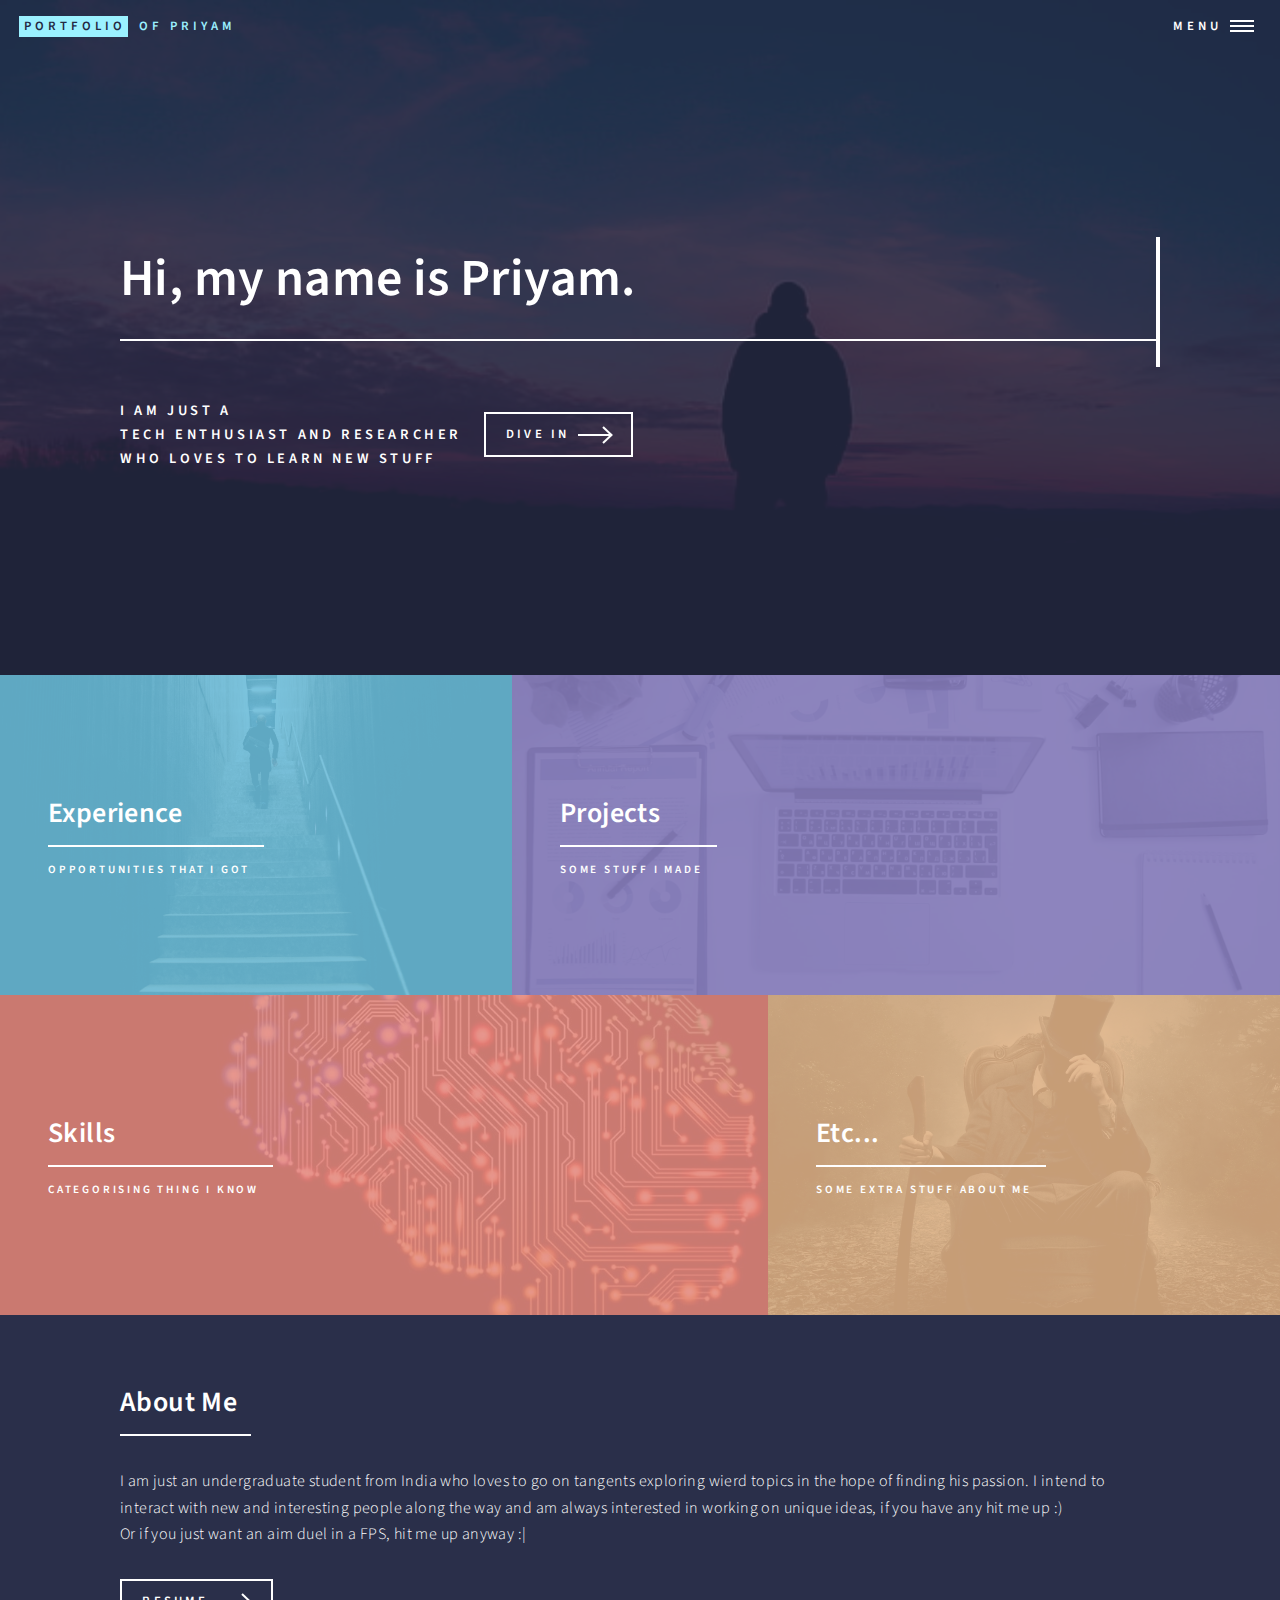
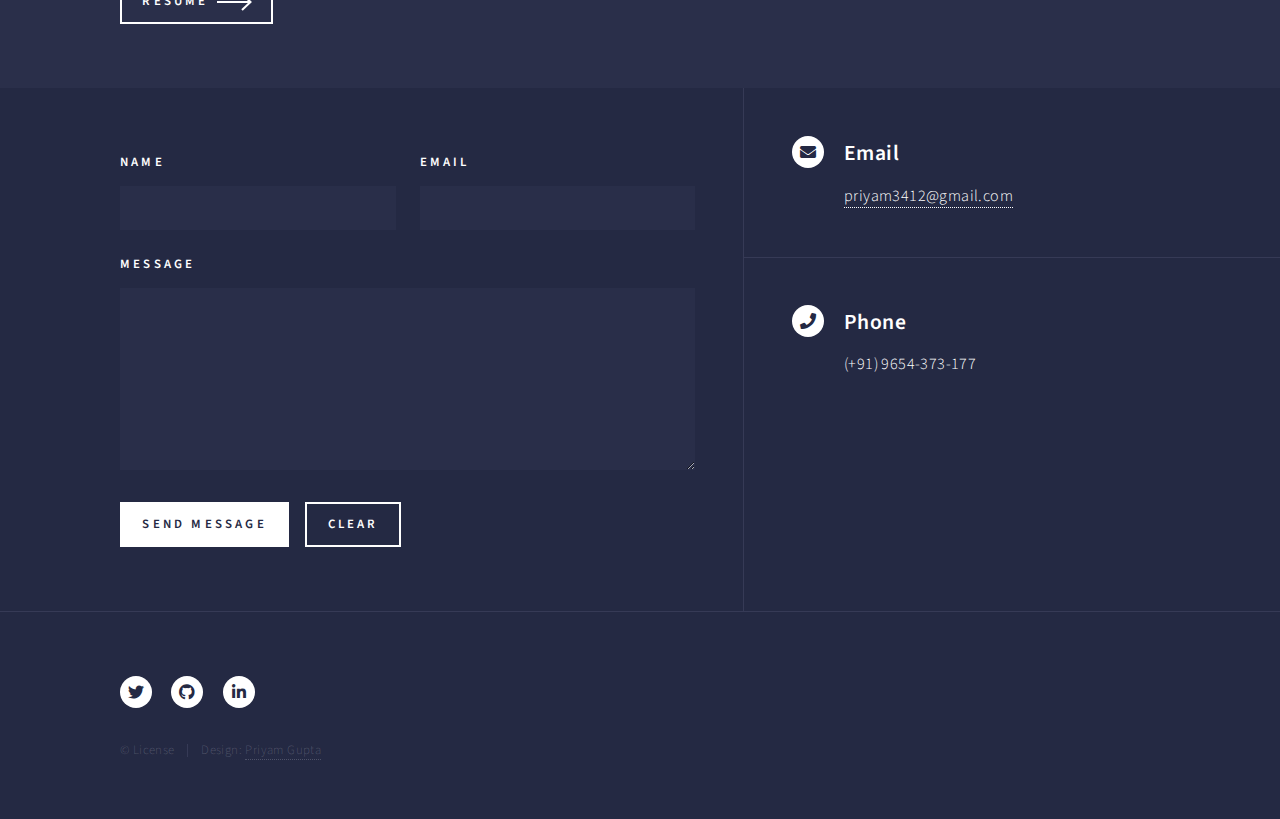
<file: index.html>
<!DOCTYPE HTML>

<html>
	<head>
		<title>My Portfolio</title>
		<meta charset="utf-8" />
		<meta name="viewport" content="width=device-width, initial-scale=1, user-scalable=no" />
		<link rel="stylesheet" href="assets/css/main.css" />
		<noscript><link rel="stylesheet" href="assets/css/noscript.css" /></noscript>
	</head>
	<body class="is-preload">

		<!-- Wrapper -->
			<div id="wrapper">

				<!-- Header -->
					<header id="header" class="alt">
						<a href="index.html" class="logo"><strong>PORTFOLIO</strong> <span>of Priyam</span></a>
						<nav>
							<a href="#menu">Menu</a>
						</nav>
					</header>

				<!-- Menu -->
					<nav id="menu">
						<ul class="links">
							<li><a href="index.html">Home</a></li>
							<li><a href="experience.html">Experience</a></li>
							<li><a href="projects.html">Projects</a></li>
							<li><a href="skills.html">Skills</a></li>
							<li><a href="https://bit.ly/Priyam_resume">Resume</a></li>
						</ul>

					</nav>

				<!-- Banner -->
					<section id="banner" class="major">
						<div class="inner">
							<header class="major">
								<h1>Hi, my name is Priyam.</h1>
							</header>
							<div class="content">
								<p>I am just a <br />
								TECH Enthusiast and Researcher<br />
								 who loves to learn new STUFF</p>
								<ul class="actions">
									<li><a href="#one" class="button next scrolly">Dive In</a></li>
								</ul>
							</div>
						</div>
					</section>

				<!-- Main -->
					<div id="main">

						<!-- One -->
							<section id="one" class="tiles">
								<article>
									<span class="image">
										<img src="images/pic01.jpg" alt="" />
									</span>
									<header class="major">
										<h3><a href="experience.html" class="link">Experience</a></h3>
										<p>opportunities that i got</p>
									</header>
								</article>
								<article>
									<span class="image">
										<img src="images/pic02.jpg" alt="" />
									</span>
									<header class="major">
										<h3><a href="projects.html" class="link">Projects</a></h3>
										<p>Some stuff I made</p>
									</header>
								</article>
								
								<article>
									<span class="image">
										<img src="images/pic03.jpg" alt="" />
									</span>
									<header class="major">
										<h3><a href="skills.html" class="link">Skills</a></h3>
										<p>Categorising Thing i know</p>
									</header>
								</article>

								<article>
									<span class="image">
										<img src="images/pic05.jpg" alt="" />
									</span>
									<header class="major">
										<h3><a href="generic.html" class="link">Etc...</a></h3>
										<p>Some extra stuff about me</p>
									</header>
								</article>

							</section>

						<!-- Two -->
							<section id="two">
								<div class="inner">
									<header class="major">
										<h2>About Me</h2>
									</header>
									<p>I am just an undergraduate student from India who loves to go on tangents exploring wierd topics in the hope of finding his passion. 
										I intend to interact with new and interesting people along the way and am always interested in working on unique ideas, if you have any hit me up :)
										<br \>Or if you just want an aim duel in a FPS, hit me up anyway :|</p>
									<ul class="actions">
										<li><a href="https://bit.ly/Priyam_resume" class="button next">Resume</a></li>
									</ul>
								</div>
							</section>

					</div>

				<!-- Contact -->
					<section id="contact">
						<div class="inner">
							<section>
								<form method="post" action="#">
									<div class="fields">
										<div class="field half">
											<label for="name">Name</label>
											<input type="text" name="name" id="name" />
										</div>
										<div class="field half">
											<label for="email">Email</label>
											<input type="text" name="email" id="email" />
										</div>
										<div class="field">
											<label for="message">Message</label>
											<textarea name="message" id="message" rows="6"></textarea>
										</div>
									</div>
									<ul class="actions">
										<li><input type="submit" value="Send Message" class="primary" /></li>
										<li><input type="reset" value="Clear" /></li>
									</ul>
								</form>
							</section>
							<section class="split">
								<section>
									<div class="contact-method">
										<span class="icon solid alt fa-envelope"></span>
										<h3>Email</h3>
										<a href="#">priyam3412@gmail.com</a>
									</div>
								</section>
								<section>
									<div class="contact-method">
										<span class="icon solid alt fa-phone"></span>
										<h3>Phone</h3>
										<span>(+91) 9654-373-177</span>
									</div>
								</section>

							</section>
						</div>
					</section>

				<!-- Footer -->
					<footer id="footer">
						<div class="inner">
							<ul class="icons">
								<li><a href="https://twitter.com/ProPriyam" class="icon brands alt fa-twitter"><span class="label">Twitter</span></a></li>
								<li><a href="https://github.com/propriyam" class="icon brands alt fa-github"><span class="label">GitHub</span></a></li>
								<li><a href="https://www.linkedin.com/in/propriyam/" class="icon brands alt fa-linkedin-in"><span class="label">LinkedIn</span></a></li>
							</ul>
							<ul class="copyright">
								<li>&copy; License</li><li>Design: <a>Priyam Gupta</a></li>
							</ul>
						</div>
					</footer>

			</div>

		<!-- Scripts -->
			<script src="assets/js/jquery.min.js"></script>
			<script src="assets/js/jquery.scrolly.min.js"></script>
			<script src="assets/js/jquery.scrollex.min.js"></script>
			<script src="assets/js/browser.min.js"></script>
			<script src="assets/js/breakpoints.min.js"></script>
			<script src="assets/js/util.js"></script>
			<script src="assets/js/main.js"></script>

	</body>
</html>
</file>
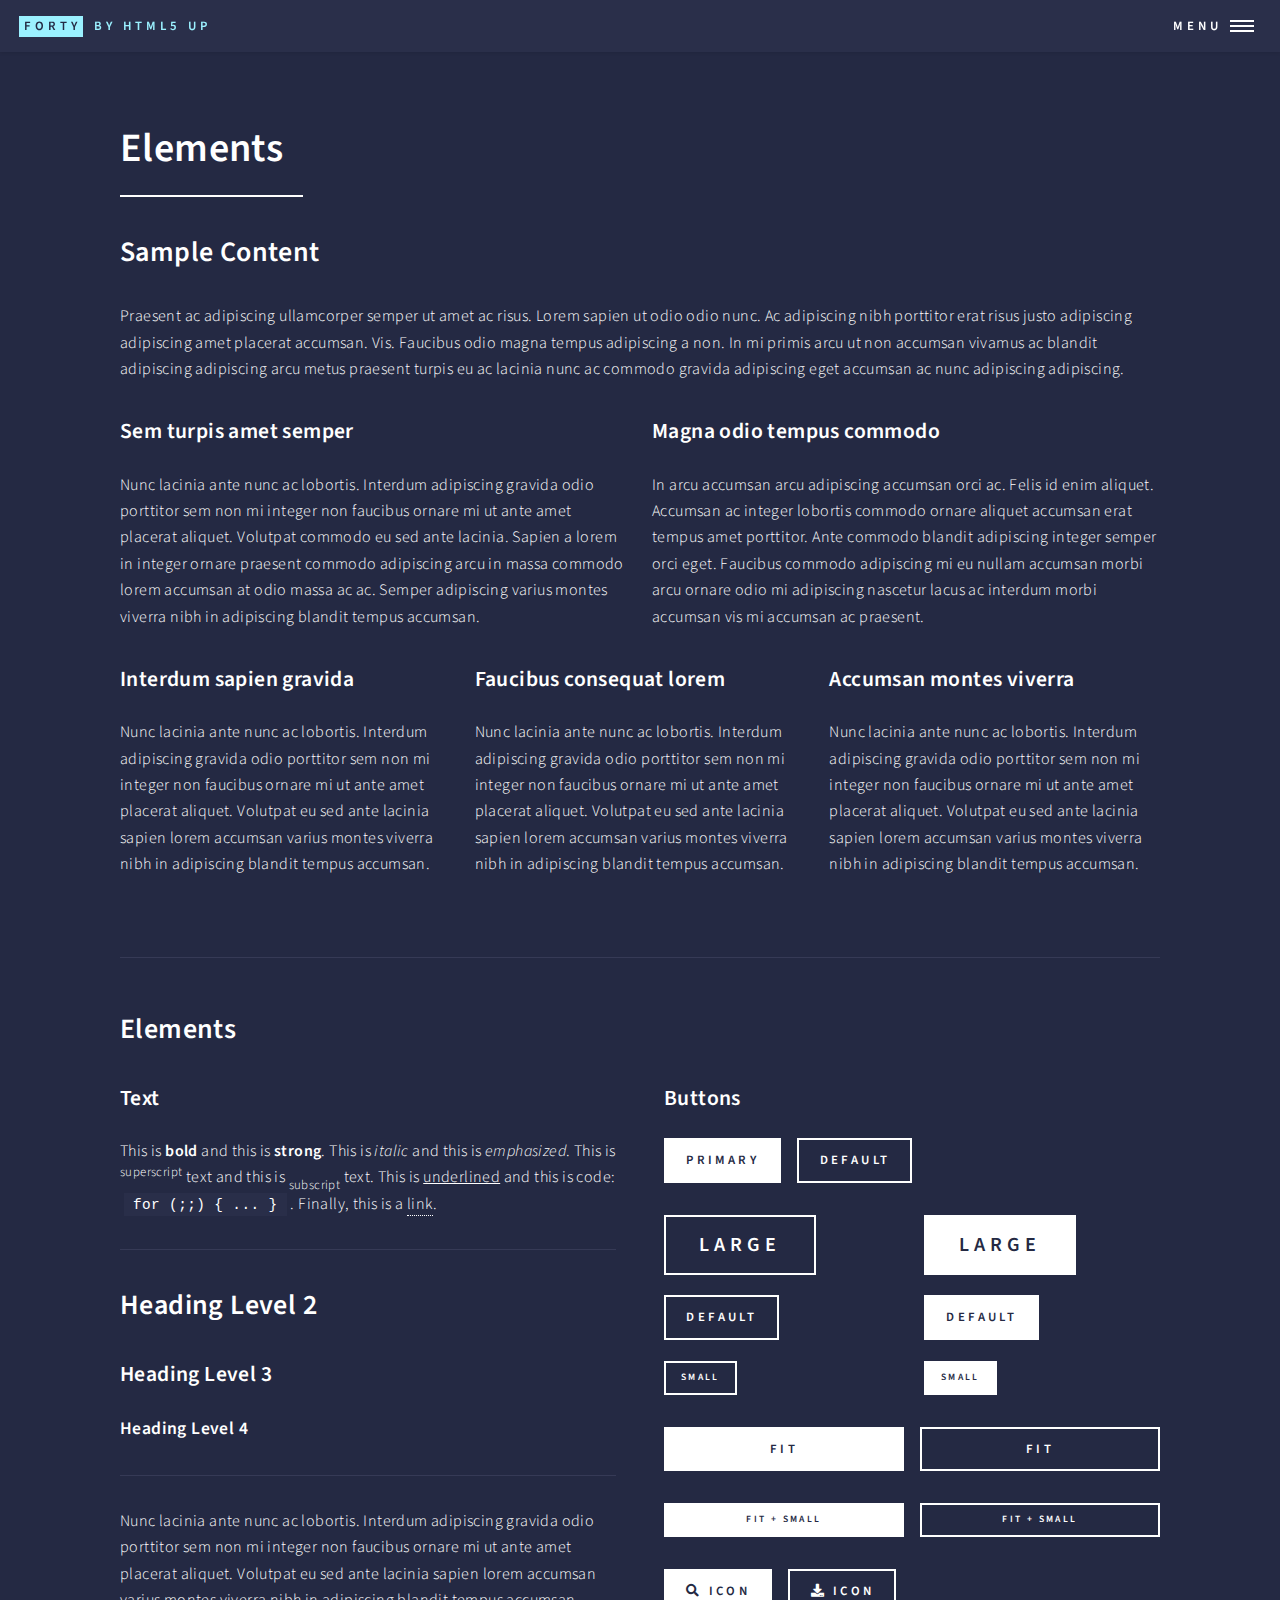
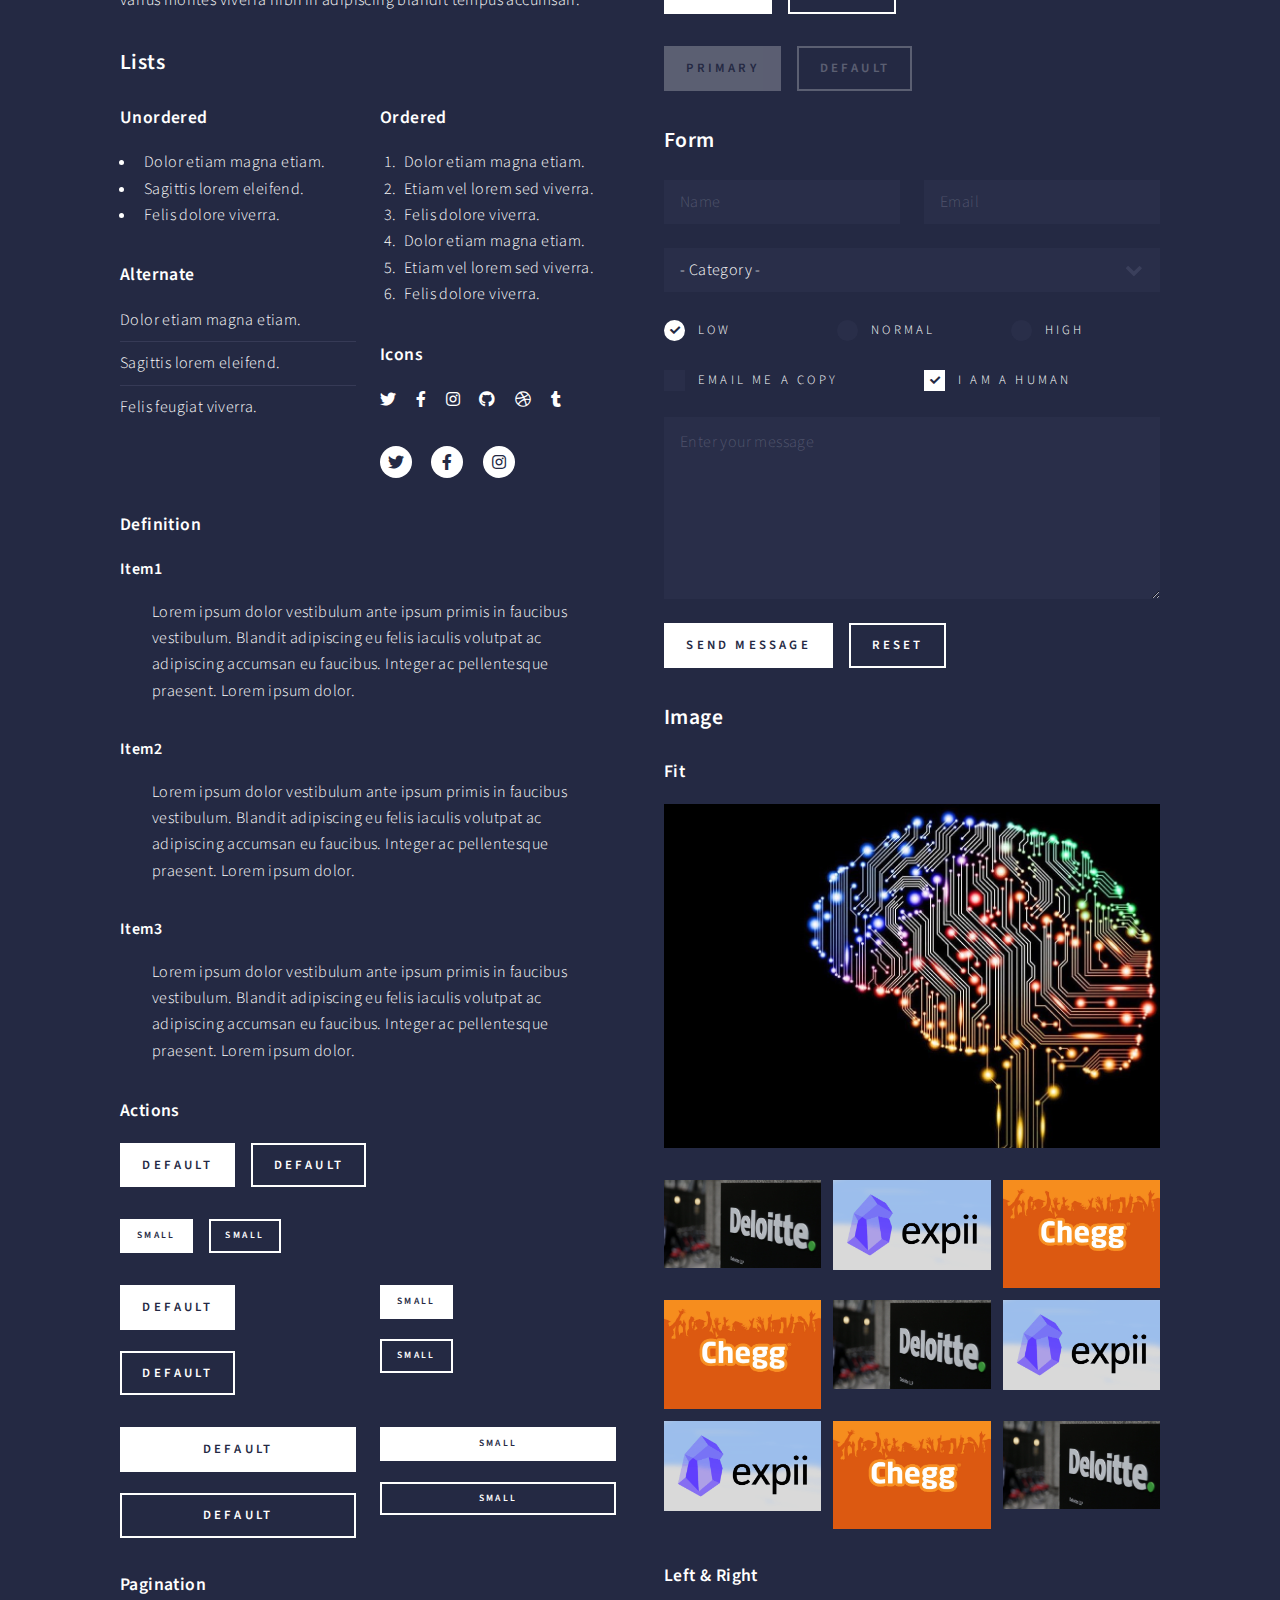
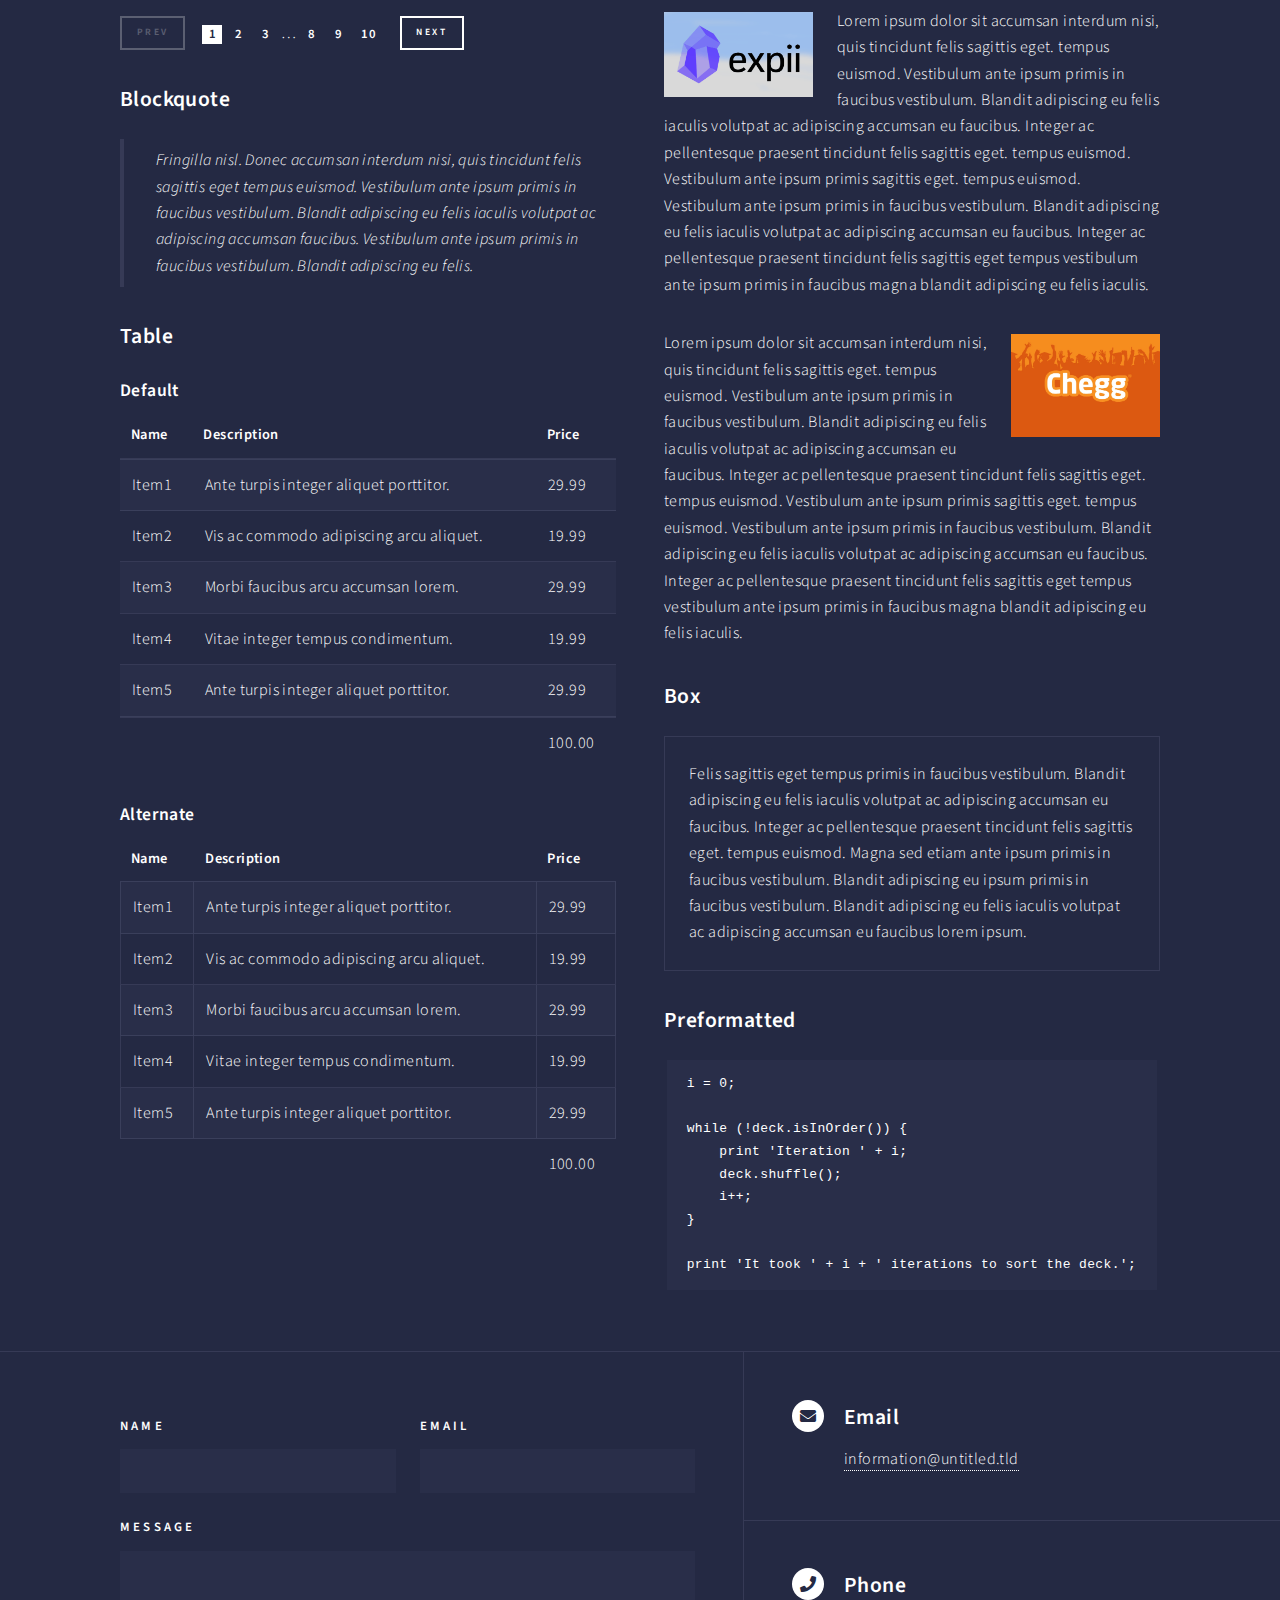
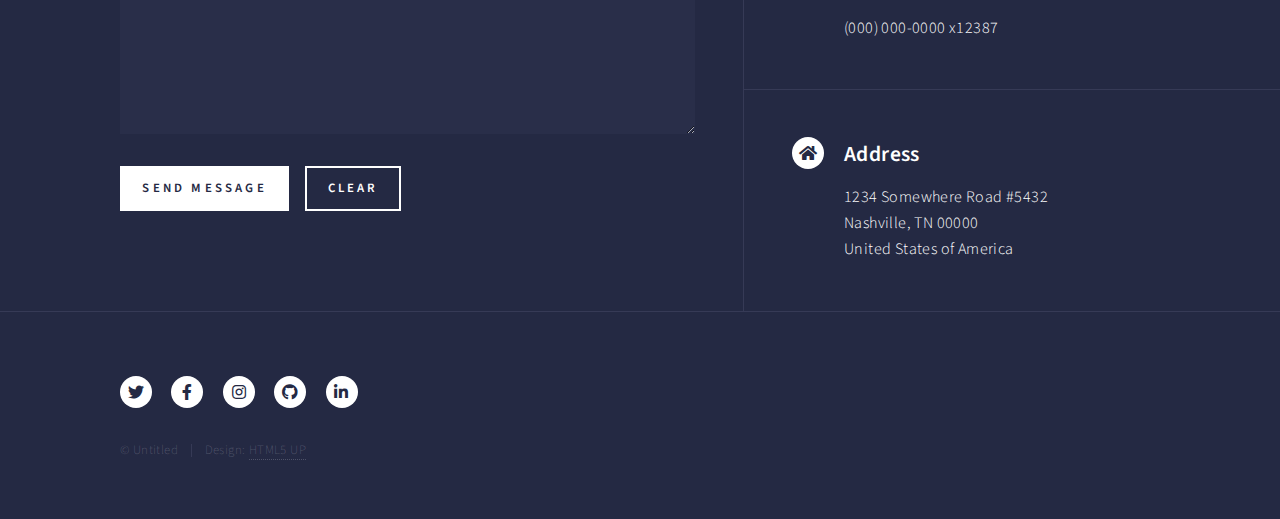
<file: elements.html>
<!DOCTYPE HTML>
<!--
	Forty by HTML5 UP
	html5up.net | @ajlkn
	Free for personal and commercial use under the CCA 3.0 license (html5up.net/license)
-->
<html>
	<head>
		<title>Elements - Forty by HTML5 UP</title>
		<meta charset="utf-8" />
		<meta name="viewport" content="width=device-width, initial-scale=1, user-scalable=no" />
		<link rel="stylesheet" href="assets/css/main.css" />
		<noscript><link rel="stylesheet" href="assets/css/noscript.css" /></noscript>
	</head>
	<body class="is-preload">

		<!-- Wrapper -->
			<div id="wrapper">

				<!-- Header -->
					<header id="header">
						<a href="index.html" class="logo"><strong>Forty</strong> <span>by HTML5 UP</span></a>
						<nav>
							<a href="#menu">Menu</a>
						</nav>
					</header>

				<!-- Menu -->
					<nav id="menu">
						<ul class="links">
							<li><a href="index.html">Home</a></li>
							<li><a href="landing.html">Landing</a></li>
							<li><a href="generic.html">Generic</a></li>
							<li><a href="elements.html">Elements</a></li>
						</ul>
						<ul class="actions stacked">
							<li><a href="#" class="button primary fit">Get Started</a></li>
							<li><a href="#" class="button fit">Log In</a></li>
						</ul>
					</nav>

				<!-- Main -->
					<div id="main" class="alt">

						<!-- One -->
							<section id="one">
								<div class="inner">
									<header class="major">
										<h1>Elements</h1>
									</header>

									<!-- Content -->
										<h2 id="content">Sample Content</h2>
										<p>Praesent ac adipiscing ullamcorper semper ut amet ac risus. Lorem sapien ut odio odio nunc. Ac adipiscing nibh porttitor erat risus justo adipiscing adipiscing amet placerat accumsan. Vis. Faucibus odio magna tempus adipiscing a non. In mi primis arcu ut non accumsan vivamus ac blandit adipiscing adipiscing arcu metus praesent turpis eu ac lacinia nunc ac commodo gravida adipiscing eget accumsan ac nunc adipiscing adipiscing.</p>
										<div class="row">
											<div class="col-6 col-12-small">
												<h3>Sem turpis amet semper</h3>
												<p>Nunc lacinia ante nunc ac lobortis. Interdum adipiscing gravida odio porttitor sem non mi integer non faucibus ornare mi ut ante amet placerat aliquet. Volutpat commodo eu sed ante lacinia. Sapien a lorem in integer ornare praesent commodo adipiscing arcu in massa commodo lorem accumsan at odio massa ac ac. Semper adipiscing varius montes viverra nibh in adipiscing blandit tempus accumsan.</p>
											</div>
											<div class="col-6 col-12-small">
												<h3>Magna odio tempus commodo</h3>
												<p>In arcu accumsan arcu adipiscing accumsan orci ac. Felis id enim aliquet. Accumsan ac integer lobortis commodo ornare aliquet accumsan erat tempus amet porttitor. Ante commodo blandit adipiscing integer semper orci eget. Faucibus commodo adipiscing mi eu nullam accumsan morbi arcu ornare odio mi adipiscing nascetur lacus ac interdum morbi accumsan vis mi accumsan ac praesent.</p>
											</div>
											<!-- Break -->
											<div class="col-4 col-12-medium">
												<h3>Interdum sapien gravida</h3>
												<p>Nunc lacinia ante nunc ac lobortis. Interdum adipiscing gravida odio porttitor sem non mi integer non faucibus ornare mi ut ante amet placerat aliquet. Volutpat eu sed ante lacinia sapien lorem accumsan varius montes viverra nibh in adipiscing blandit tempus accumsan.</p>
											</div>
											<div class="col-4 col-12-medium">
												<h3>Faucibus consequat lorem</h3>
												<p>Nunc lacinia ante nunc ac lobortis. Interdum adipiscing gravida odio porttitor sem non mi integer non faucibus ornare mi ut ante amet placerat aliquet. Volutpat eu sed ante lacinia sapien lorem accumsan varius montes viverra nibh in adipiscing blandit tempus accumsan.</p>
											</div>
											<div class="col-4 col-12-medium">
												<h3>Accumsan montes viverra</h3>
												<p>Nunc lacinia ante nunc ac lobortis. Interdum adipiscing gravida odio porttitor sem non mi integer non faucibus ornare mi ut ante amet placerat aliquet. Volutpat eu sed ante lacinia sapien lorem accumsan varius montes viverra nibh in adipiscing blandit tempus accumsan.</p>
											</div>
										</div>

									<hr class="major" />

									<!-- Elements -->
										<h2 id="elements">Elements</h2>
										<div class="row gtr-200">
											<div class="col-6 col-12-medium">

												<!-- Text stuff -->
													<h3>Text</h3>
													<p>This is <b>bold</b> and this is <strong>strong</strong>. This is <i>italic</i> and this is <em>emphasized</em>.
													This is <sup>superscript</sup> text and this is <sub>subscript</sub> text.
													This is <u>underlined</u> and this is code: <code>for (;;) { ... }</code>.
													Finally, this is a <a href="#">link</a>.</p>
													<hr />
													<h2>Heading Level 2</h2>
													<h3>Heading Level 3</h3>
													<h4>Heading Level 4</h4>
													<hr />
													<p>Nunc lacinia ante nunc ac lobortis. Interdum adipiscing gravida odio porttitor sem non mi integer non faucibus ornare mi ut ante amet placerat aliquet. Volutpat eu sed ante lacinia sapien lorem accumsan varius montes viverra nibh in adipiscing blandit tempus accumsan.</p>

												<!-- Lists -->
													<h3>Lists</h3>
													<div class="row">
														<div class="col-6 col-12-small">

															<h4>Unordered</h4>
															<ul>
																<li>Dolor etiam magna etiam.</li>
																<li>Sagittis lorem eleifend.</li>
																<li>Felis dolore viverra.</li>
															</ul>

															<h4>Alternate</h4>
															<ul class="alt">
																<li>Dolor etiam magna etiam.</li>
																<li>Sagittis lorem eleifend.</li>
																<li>Felis feugiat viverra.</li>
															</ul>

														</div>
														<div class="col-6 col-12-small">

															<h4>Ordered</h4>
															<ol>
																<li>Dolor etiam magna etiam.</li>
																<li>Etiam vel lorem sed viverra.</li>
																<li>Felis dolore viverra.</li>
																<li>Dolor etiam magna etiam.</li>
																<li>Etiam vel lorem sed viverra.</li>
																<li>Felis dolore viverra.</li>
															</ol>

															<h4>Icons</h4>
															<ul class="icons">
																<li><a href="#" class="icon brands fa-twitter"><span class="label">Twitter</span></a></li>
																<li><a href="#" class="icon brands fa-facebook-f"><span class="label">Facebook</span></a></li>
																<li><a href="#" class="icon brands fa-instagram"><span class="label">Instagram</span></a></li>
																<li><a href="#" class="icon brands fa-github"><span class="label">Github</span></a></li>
																<li><a href="#" class="icon brands fa-dribbble"><span class="label">Dribbble</span></a></li>
																<li><a href="#" class="icon brands fa-tumblr"><span class="label">Tumblr</span></a></li>
															</ul>
															<ul class="icons">
																<li><a href="#" class="icon brands alt fa-twitter"><span class="label">Twitter</span></a></li>
																<li><a href="#" class="icon brands alt fa-facebook-f"><span class="label">Facebook</span></a></li>
																<li><a href="#" class="icon brands alt fa-instagram"><span class="label">Instagram</span></a></li>
															</ul>

														</div>
													</div>
													<h4>Definition</h4>
													<dl>
														<dt>Item1</dt>
														<dd>
															<p>Lorem ipsum dolor vestibulum ante ipsum primis in faucibus vestibulum. Blandit adipiscing eu felis iaculis volutpat ac adipiscing accumsan eu faucibus. Integer ac pellentesque praesent. Lorem ipsum dolor.</p>
														</dd>
														<dt>Item2</dt>
														<dd>
															<p>Lorem ipsum dolor vestibulum ante ipsum primis in faucibus vestibulum. Blandit adipiscing eu felis iaculis volutpat ac adipiscing accumsan eu faucibus. Integer ac pellentesque praesent. Lorem ipsum dolor.</p>
														</dd>
														<dt>Item3</dt>
														<dd>
															<p>Lorem ipsum dolor vestibulum ante ipsum primis in faucibus vestibulum. Blandit adipiscing eu felis iaculis volutpat ac adipiscing accumsan eu faucibus. Integer ac pellentesque praesent. Lorem ipsum dolor.</p>
														</dd>
													</dl>

													<h4>Actions</h4>
													<ul class="actions">
														<li><a href="#" class="button primary">Default</a></li>
														<li><a href="#" class="button">Default</a></li>
													</ul>
													<ul class="actions small">
														<li><a href="#" class="button primary small">Small</a></li>
														<li><a href="#" class="button small">Small</a></li>
													</ul>
													<div class="row">
														<div class="col-6 col-12-small">
															<ul class="actions stacked">
																<li><a href="#" class="button primary">Default</a></li>
																<li><a href="#" class="button">Default</a></li>
															</ul>
														</div>
														<div class="col-6 col-12-small">
															<ul class="actions stacked">
																<li><a href="#" class="button primary small">Small</a></li>
																<li><a href="#" class="button small">Small</a></li>
															</ul>
														</div>
														<div class="col-6 col-12-small">
															<ul class="actions stacked">
																<li><a href="#" class="button primary fit">Default</a></li>
																<li><a href="#" class="button fit">Default</a></li>
															</ul>
														</div>
														<div class="col-6 col-12-small">
															<ul class="actions stacked">
																<li><a href="#" class="button primary small fit">Small</a></li>
																<li><a href="#" class="button small fit">Small</a></li>
															</ul>
														</div>
													</div>

													<h4>Pagination</h4>
													<ul class="pagination">
														<li><span class="button small disabled">Prev</span></li>
														<li><a href="#" class="page active">1</a></li>
														<li><a href="#" class="page">2</a></li>
														<li><a href="#" class="page">3</a></li>
														<li><span>&hellip;</span></li>
														<li><a href="#" class="page">8</a></li>
														<li><a href="#" class="page">9</a></li>
														<li><a href="#" class="page">10</a></li>
														<li><a href="#" class="button small">Next</a></li>
													</ul>

												<!-- Blockquote -->
													<h3>Blockquote</h3>
													<blockquote>Fringilla nisl. Donec accumsan interdum nisi, quis tincidunt felis sagittis eget tempus euismod. Vestibulum ante ipsum primis in faucibus vestibulum. Blandit adipiscing eu felis iaculis volutpat ac adipiscing accumsan faucibus. Vestibulum ante ipsum primis in faucibus vestibulum. Blandit adipiscing eu felis.</blockquote>

												<!-- Table -->
													<h3>Table</h3>

													<h4>Default</h4>
													<div class="table-wrapper">
														<table>
															<thead>
																<tr>
																	<th>Name</th>
																	<th>Description</th>
																	<th>Price</th>
																</tr>
															</thead>
															<tbody>
																<tr>
																	<td>Item1</td>
																	<td>Ante turpis integer aliquet porttitor.</td>
																	<td>29.99</td>
																</tr>
																<tr>
																	<td>Item2</td>
																	<td>Vis ac commodo adipiscing arcu aliquet.</td>
																	<td>19.99</td>
																</tr>
																<tr>
																	<td>Item3</td>
																	<td> Morbi faucibus arcu accumsan lorem.</td>
																	<td>29.99</td>
																</tr>
																<tr>
																	<td>Item4</td>
																	<td>Vitae integer tempus condimentum.</td>
																	<td>19.99</td>
																</tr>
																<tr>
																	<td>Item5</td>
																	<td>Ante turpis integer aliquet porttitor.</td>
																	<td>29.99</td>
																</tr>
															</tbody>
															<tfoot>
																<tr>
																	<td colspan="2"></td>
																	<td>100.00</td>
																</tr>
															</tfoot>
														</table>
													</div>

													<h4>Alternate</h4>
													<div class="table-wrapper">
														<table class="alt">
															<thead>
																<tr>
																	<th>Name</th>
																	<th>Description</th>
																	<th>Price</th>
																</tr>
															</thead>
															<tbody>
																<tr>
																	<td>Item1</td>
																	<td>Ante turpis integer aliquet porttitor.</td>
																	<td>29.99</td>
																</tr>
																<tr>
																	<td>Item2</td>
																	<td>Vis ac commodo adipiscing arcu aliquet.</td>
																	<td>19.99</td>
																</tr>
																<tr>
																	<td>Item3</td>
																	<td> Morbi faucibus arcu accumsan lorem.</td>
																	<td>29.99</td>
																</tr>
																<tr>
																	<td>Item4</td>
																	<td>Vitae integer tempus condimentum.</td>
																	<td>19.99</td>
																</tr>
																<tr>
																	<td>Item5</td>
																	<td>Ante turpis integer aliquet porttitor.</td>
																	<td>29.99</td>
																</tr>
															</tbody>
															<tfoot>
																<tr>
																	<td colspan="2"></td>
																	<td>100.00</td>
																</tr>
															</tfoot>
														</table>
													</div>

											</div>
											<div class="col-6 col-12-medium">

												<!-- Buttons -->
													<h3>Buttons</h3>
													<ul class="actions">
														<li><a href="#" class="button primary">Primary</a></li>
														<li><a href="#" class="button">Default</a></li>
													</ul>
													<div class="row">
														<div class="col-6 col-12-xsmall">
															<ul class="actions stacked">
																<li><a href="#" class="button large">Large</a></li>
																<li><a href="#" class="button">Default</a></li>
																<li><a href="#" class="button small">Small</a></li>
															</ul>
														</div>
														<div class="col-6 col-12-xsmall">
															<ul class="actions stacked">
																<li><a href="#" class="button primary large">Large</a></li>
																<li><a href="#" class="button primary">Default</a></li>
																<li><a href="#" class="button primary small">Small</a></li>
															</ul>
														</div>
													</div>
													<ul class="actions fit">
														<li><a href="#" class="button primary fit">Fit</a></li>
														<li><a href="#" class="button fit">Fit</a></li>
													</ul>
													<ul class="actions fit small">
														<li><a href="#" class="button primary fit small">Fit + Small</a></li>
														<li><a href="#" class="button fit small">Fit + Small</a></li>
													</ul>
													<ul class="actions">
														<li><a href="#" class="button primary icon solid fa-search">Icon</a></li>
														<li><a href="#" class="button icon solid fa-download">Icon</a></li>
													</ul>
													<ul class="actions">
														<li><span class="button primary disabled">Primary</span></li>
														<li><span class="button disabled">Default</span></li>
													</ul>

												<!-- Form -->
													<h3>Form</h3>

													<form method="post" action="#">
														<div class="row gtr-uniform">
															<div class="col-6 col-12-xsmall">
																<input type="text" name="demo-name" id="demo-name" value="" placeholder="Name" />
															</div>
															<div class="col-6 col-12-xsmall">
																<input type="email" name="demo-email" id="demo-email" value="" placeholder="Email" />
															</div>
															<!-- Break -->
															<div class="col-12">
																<select name="demo-category" id="demo-category">
																	<option value="">- Category -</option>
																	<option value="1">Manufacturing</option>
																	<option value="1">Shipping</option>
																	<option value="1">Administration</option>
																	<option value="1">Human Resources</option>
																</select>
															</div>
															<!-- Break -->
															<div class="col-4 col-12-small">
																<input type="radio" id="demo-priority-low" name="demo-priority" checked>
																<label for="demo-priority-low">Low</label>
															</div>
															<div class="col-4 col-12-small">
																<input type="radio" id="demo-priority-normal" name="demo-priority">
																<label for="demo-priority-normal">Normal</label>
															</div>
															<div class="col-4 col-12-small">
																<input type="radio" id="demo-priority-high" name="demo-priority">
																<label for="demo-priority-high">High</label>
															</div>
															<!-- Break -->
															<div class="col-6 col-12-small">
																<input type="checkbox" id="demo-copy" name="demo-copy">
																<label for="demo-copy">Email me a copy</label>
															</div>
															<div class="col-6 col-12-small">
																<input type="checkbox" id="demo-human" name="demo-human" checked>
																<label for="demo-human">I am a human</label>
															</div>
															<!-- Break -->
															<div class="col-12">
																<textarea name="demo-message" id="demo-message" placeholder="Enter your message" rows="6"></textarea>
															</div>
															<!-- Break -->
															<div class="col-12">
																<ul class="actions">
																	<li><input type="submit" value="Send Message" class="primary" /></li>
																	<li><input type="reset" value="Reset" /></li>
																</ul>
															</div>
														</div>
													</form>

												<!-- Image -->
													<h3>Image</h3>

													<h4>Fit</h4>
													<span class="image fit"><img src="images/pic03.jpg" alt="" /></span>
													<div class="box alt">
														<div class="row gtr-50 gtr-uniform">
															<div class="col-4"><span class="image fit"><img src="images/pic08.jpg" alt="" /></span></div>
															<div class="col-4"><span class="image fit"><img src="images/pic09.jpg" alt="" /></span></div>
															<div class="col-4"><span class="image fit"><img src="images/pic10.jpg" alt="" /></span></div>
															<!-- Break -->
															<div class="col-4"><span class="image fit"><img src="images/pic10.jpg" alt="" /></span></div>
															<div class="col-4"><span class="image fit"><img src="images/pic08.jpg" alt="" /></span></div>
															<div class="col-4"><span class="image fit"><img src="images/pic09.jpg" alt="" /></span></div>
															<!-- Break -->
															<div class="col-4"><span class="image fit"><img src="images/pic09.jpg" alt="" /></span></div>
															<div class="col-4"><span class="image fit"><img src="images/pic10.jpg" alt="" /></span></div>
															<div class="col-4"><span class="image fit"><img src="images/pic08.jpg" alt="" /></span></div>
														</div>
													</div>

													<h4>Left &amp; Right</h4>
													<p><span class="image left"><img src="images/pic09.jpg" alt="" /></span>Lorem ipsum dolor sit accumsan interdum nisi, quis tincidunt felis sagittis eget. tempus euismod. Vestibulum ante ipsum primis in faucibus vestibulum. Blandit adipiscing eu felis iaculis volutpat ac adipiscing accumsan eu faucibus. Integer ac pellentesque praesent tincidunt felis sagittis eget. tempus euismod. Vestibulum ante ipsum primis sagittis eget. tempus euismod. Vestibulum ante ipsum primis in faucibus vestibulum. Blandit adipiscing eu felis iaculis volutpat ac adipiscing accumsan eu faucibus. Integer ac pellentesque praesent tincidunt felis sagittis eget tempus vestibulum ante ipsum primis in faucibus magna blandit adipiscing eu felis iaculis.</p>
													<p><span class="image right"><img src="images/pic10.jpg" alt="" /></span>Lorem ipsum dolor sit accumsan interdum nisi, quis tincidunt felis sagittis eget. tempus euismod. Vestibulum ante ipsum primis in faucibus vestibulum. Blandit adipiscing eu felis iaculis volutpat ac adipiscing accumsan eu faucibus. Integer ac pellentesque praesent tincidunt felis sagittis eget. tempus euismod. Vestibulum ante ipsum primis sagittis eget. tempus euismod. Vestibulum ante ipsum primis in faucibus vestibulum. Blandit adipiscing eu felis iaculis volutpat ac adipiscing accumsan eu faucibus. Integer ac pellentesque praesent tincidunt felis sagittis eget tempus vestibulum ante ipsum primis in faucibus magna blandit adipiscing eu felis iaculis.</p>

												<!-- Box -->
													<h3>Box</h3>
													<div class="box">
														<p>Felis sagittis eget tempus primis in faucibus vestibulum. Blandit adipiscing eu felis iaculis volutpat ac adipiscing accumsan eu faucibus. Integer ac pellentesque praesent tincidunt felis sagittis eget. tempus euismod. Magna sed etiam ante ipsum primis in faucibus vestibulum. Blandit adipiscing eu ipsum primis in faucibus vestibulum. Blandit adipiscing eu felis iaculis volutpat ac adipiscing accumsan eu faucibus lorem ipsum.</p>
													</div>

												<!-- Preformatted Code -->
													<h3>Preformatted</h3>
													<pre><code>i = 0;

while (!deck.isInOrder()) {
    print 'Iteration ' + i;
    deck.shuffle();
    i++;
}

print 'It took ' + i + ' iterations to sort the deck.';
</code></pre>

											</div>
										</div>

								</div>
							</section>

					</div>

				<!-- Contact -->
					<section id="contact">
						<div class="inner">
							<section>
								<form method="post" action="#">
									<div class="fields">
										<div class="field half">
											<label for="name">Name</label>
											<input type="text" name="name" id="name" />
										</div>
										<div class="field half">
											<label for="email">Email</label>
											<input type="text" name="email" id="email" />
										</div>
										<div class="field">
											<label for="message">Message</label>
											<textarea name="message" id="message" rows="6"></textarea>
										</div>
									</div>
									<ul class="actions">
										<li><input type="submit" value="Send Message" class="primary" /></li>
										<li><input type="reset" value="Clear" /></li>
									</ul>
								</form>
							</section>
							<section class="split">
								<section>
									<div class="contact-method">
										<span class="icon solid alt fa-envelope"></span>
										<h3>Email</h3>
										<a href="#">information@untitled.tld</a>
									</div>
								</section>
								<section>
									<div class="contact-method">
										<span class="icon solid alt fa-phone"></span>
										<h3>Phone</h3>
										<span>(000) 000-0000 x12387</span>
									</div>
								</section>
								<section>
									<div class="contact-method">
										<span class="icon solid alt fa-home"></span>
										<h3>Address</h3>
										<span>1234 Somewhere Road #5432<br />
										Nashville, TN 00000<br />
										United States of America</span>
									</div>
								</section>
							</section>
						</div>
					</section>

				<!-- Footer -->
					<footer id="footer">
						<div class="inner">
							<ul class="icons">
								<li><a href="#" class="icon brands alt fa-twitter"><span class="label">Twitter</span></a></li>
								<li><a href="#" class="icon brands alt fa-facebook-f"><span class="label">Facebook</span></a></li>
								<li><a href="#" class="icon brands alt fa-instagram"><span class="label">Instagram</span></a></li>
								<li><a href="#" class="icon brands alt fa-github"><span class="label">GitHub</span></a></li>
								<li><a href="#" class="icon brands alt fa-linkedin-in"><span class="label">LinkedIn</span></a></li>
							</ul>
							<ul class="copyright">
								<li>&copy; Untitled</li><li>Design: <a href="https://html5up.net">HTML5 UP</a></li>
							</ul>
						</div>
					</footer>

			</div>

		<!-- Scripts -->
			<script src="assets/js/jquery.min.js"></script>
			<script src="assets/js/jquery.scrolly.min.js"></script>
			<script src="assets/js/jquery.scrollex.min.js"></script>
			<script src="assets/js/browser.min.js"></script>
			<script src="assets/js/breakpoints.min.js"></script>
			<script src="assets/js/util.js"></script>
			<script src="assets/js/main.js"></script>

	</body>
</html>
</file>
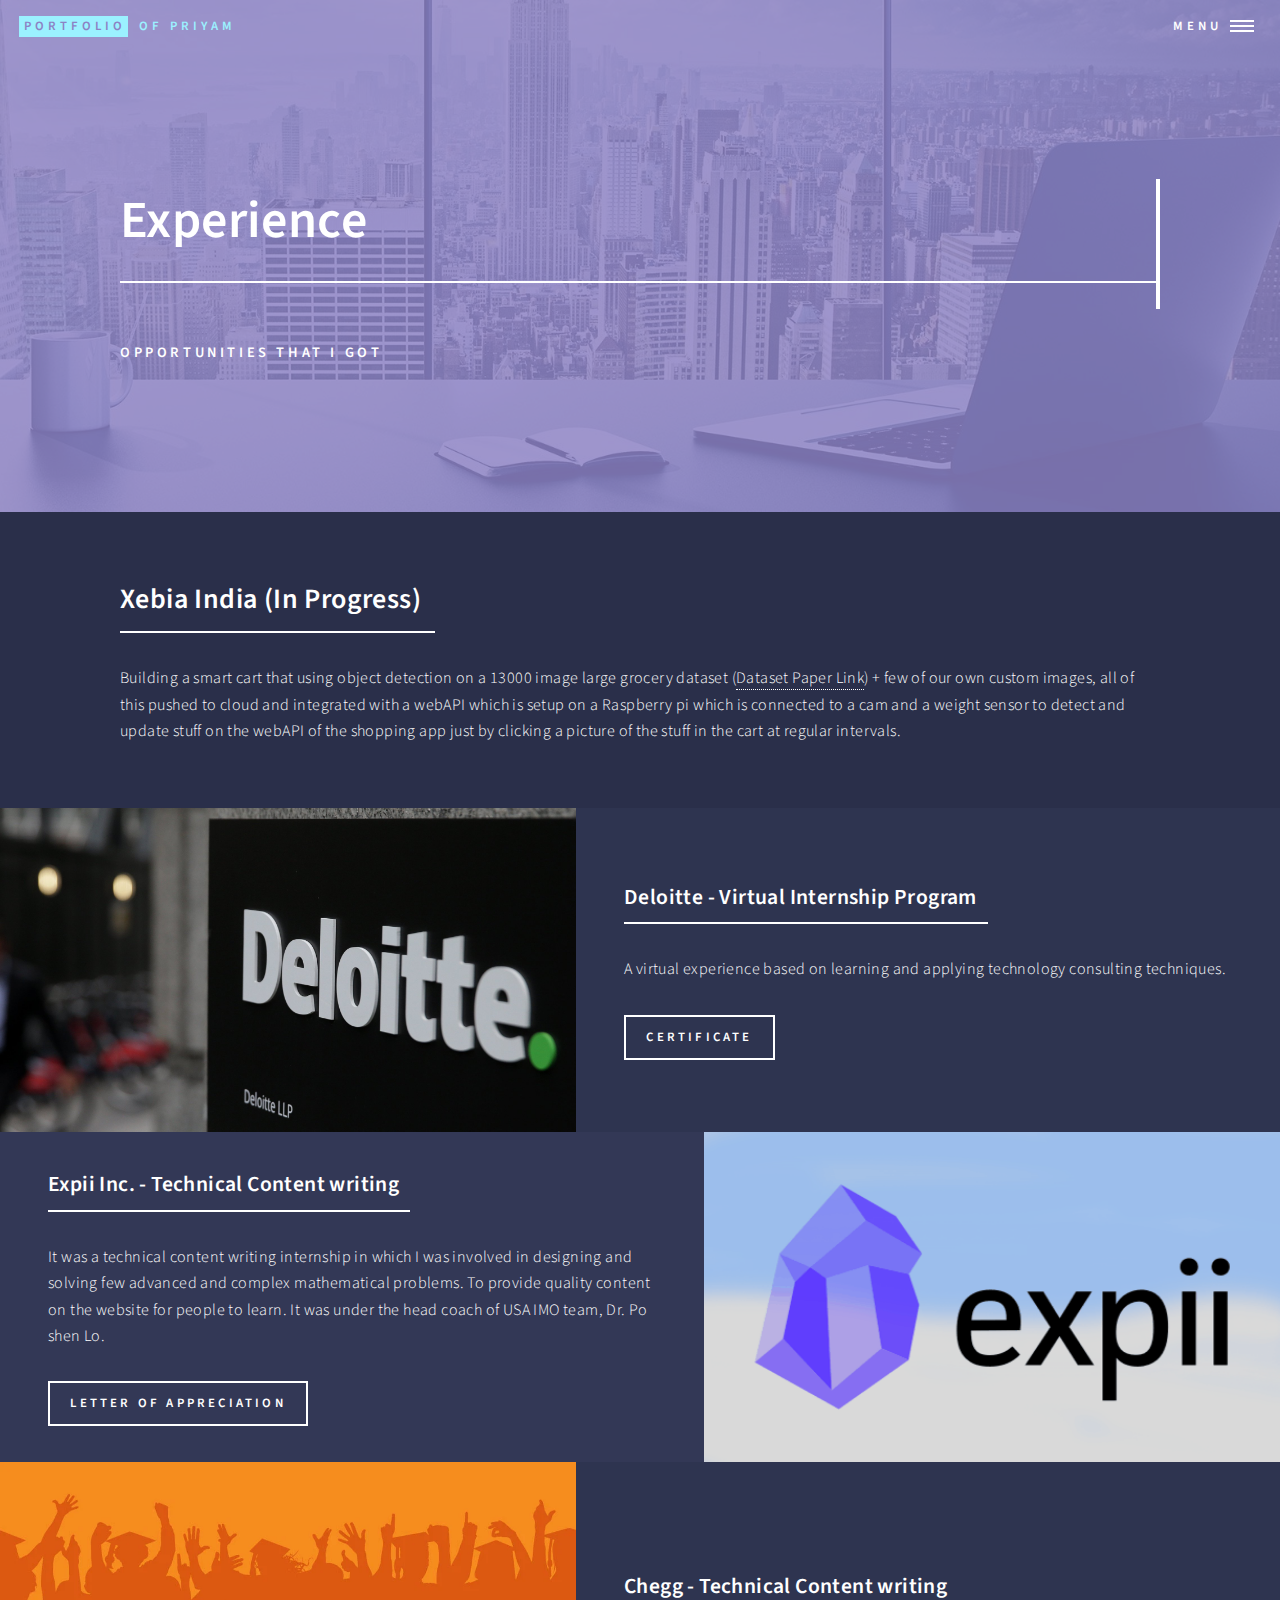
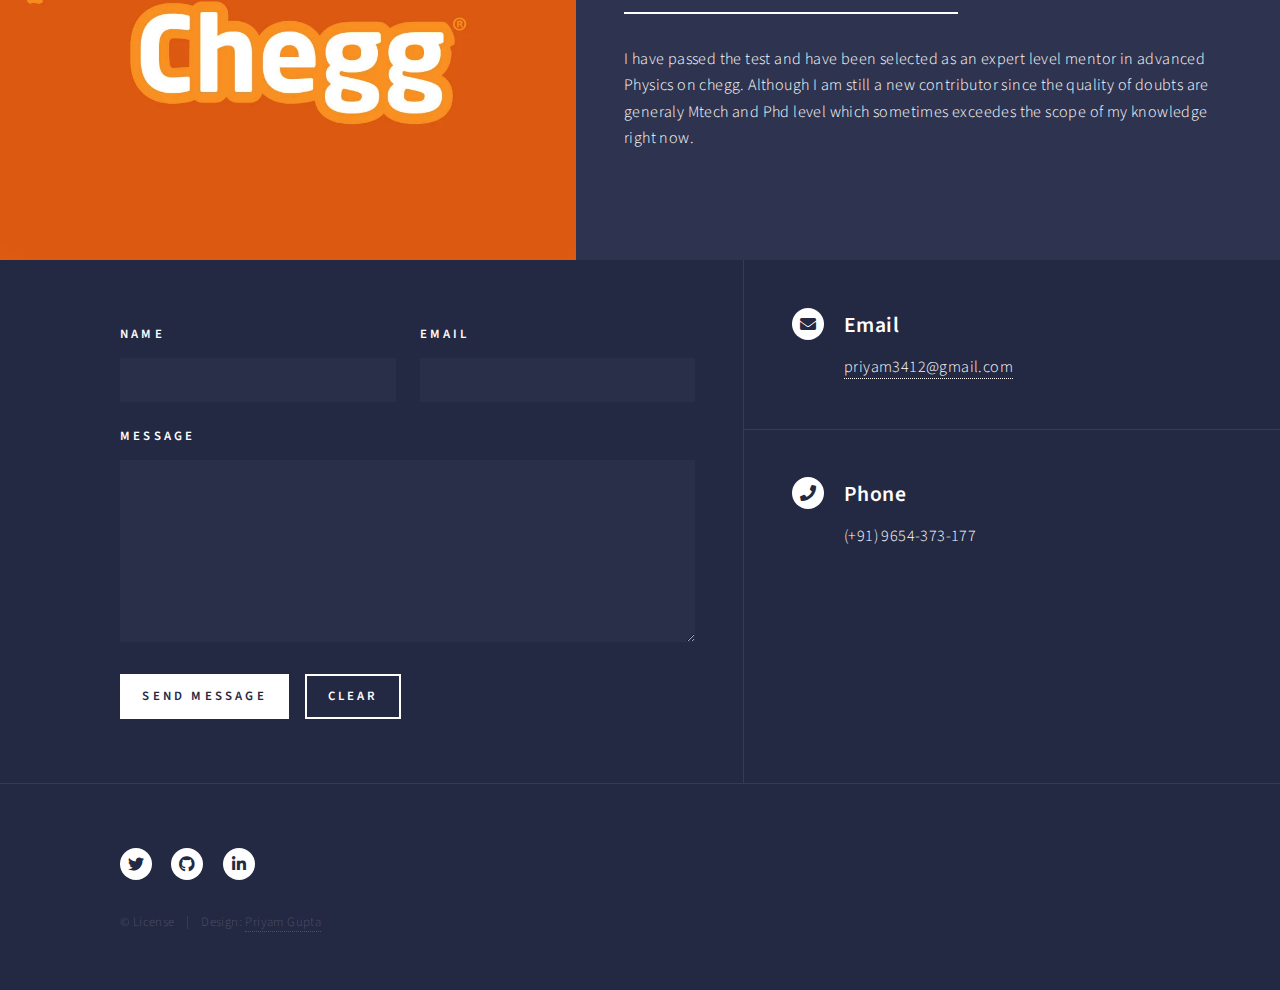
<file: experience.html>
<!DOCTYPE HTML>
<html>
	<head>
		<title>Experience - Priyam Gupta</title>
		<meta charset="utf-8" />
		<meta name="viewport" content="width=device-width, initial-scale=1, user-scalable=no" />
		<link rel="stylesheet" href="assets/css/main.css" />
		<noscript><link rel="stylesheet" href="assets/css/noscript.css" /></noscript>
	</head>
	<body class="is-preload">

		<!-- Wrapper -->
			<div id="wrapper">

				<!-- Header -->
				<!-- Note: The "styleN" class below should match that of the banner element. -->
					<header id="header" class="alt style2">
						<a href="index.html" class="logo"><strong>PORTFOLIO</strong> <span>of Priyam</span></a>
						<nav>
							<a href="#menu">Menu</a>
						</nav>
					</header>

				<!-- Menu -->
				<nav id="menu">
					<ul class="links">
						<li><a href="index.html">Home</a></li>
						<li><a href="experience.html">Experience</a></li>
						<li><a href="projects.html">Projects</a></li>
						<li><a href="skills.html">Skills</a></li>
						<li><a href="https://bit.ly/Priyam_resume">Resume</a></li>
					</ul>

				</nav>

				<!-- Banner -->
				<!-- Note: The "styleN" class below should match that of the header element. -->
					<section id="banner" class="style2">
						<div class="inner">
							<span class="image">
								<img src="images/pic07.jpg" alt="" />
							</span>
							<header class="major">
								<h1>Experience</h1>
							</header>
							<div class="content">
								<p>opportunities that i got </p>
							</div>
						</div>
					</section>

				<!-- Main -->
					<div id="main">

						<!-- One -->
							<section id="one">
								<div class="inner">
									<header class="major">
										<h2>Xebia India (In Progress)</h2>
									</header>
									<p>Building a smart cart that using object detection on a 13000 image large grocery dataset (<a href="https://www.researchgate.net/publication/301439956_Toward_retail_product_recognition_on_grocery_shelves">Dataset Paper Link</a>)
                                         + few of our own custom images, all of this pushed to cloud and integrated with a webAPI which is setup on a Raspberry pi which is connected to a cam and a weight sensor to detect and update stuff on the webAPI of the shopping app just by clicking a picture of the stuff in the cart at regular intervals.</p>
								</div>
							</section>

						<!-- Two -->
							<section id="two" class="spotlights">
								<section>
									<a class="image">
										<img src="images/pic08.jpg" alt="" data-position="center center" />
									</a>
									<div class="content">
										<div class="inner">
											<header class="major">
												<h3>Deloitte - Virtual Internship Program</h3>
											</header>
											<p>A virtual experience based on learning and applying technology consulting techniques.</p>
											<ul class="actions">
												<li><a href="http://bit.ly/Deloitte_virtual_internship" class="button">Certificate</a></li>
											</ul>
										</div>
									</div>
								</section>
								<section>
									<a class="image">
										<img src="images/pic09.jpg" alt="" data-position="top center" />
									</a>
									<div class="content">
										<div class="inner">
											<header class="major">
												<h3>Expii Inc. - Technical Content writing</h3>
											</header>
											<p>It was a technical content writing internship in which I was involved in designing and solving few advanced and complex mathematical problems. To provide
                                                quality content on the website for people to learn. It was under the head coach of USA IMO team, Dr. Po shen Lo.</p>
											<ul class="actions">
												<li><a href="http://bit.ly/ExpiiInternship" class="button">Letter Of Appreciation</a></li>
											</ul>
										</div>
									</div>
								</section>
								<section>
									<a class="image">
										<img src="images/pic10.jpg" alt="" data-position="25% 25%" />
									</a>
									<div class="content">
										<div class="inner">
											<header class="major">
												<h3>Chegg - Technical Content writing</h3>
											</header>
											<p>I have passed the test and have been selected as an expert level mentor in advanced Physics on chegg.
                                                Although I am still a new contributor since the quality of doubts are generaly Mtech and Phd level which sometimes exceedes the scope of my knowledge right now.
                                            </p>
										</div>
									</div>
								</section>
							</section>

					</div>

				<!-- Contact -->
					<section id="contact">
						<div class="inner">
							<section>
								<form method="post" action="#">
									<div class="fields">
										<div class="field half">
											<label for="name">Name</label>
											<input type="text" name="name" id="name" />
										</div>
										<div class="field half">
											<label for="email">Email</label>
											<input type="text" name="email" id="email" />
										</div>
										<div class="field">
											<label for="message">Message</label>
											<textarea name="message" id="message" rows="6"></textarea>
										</div>
									</div>
									<ul class="actions">
										<li><input type="submit" value="Send Message" class="primary" /></li>
										<li><input type="reset" value="Clear" /></li>
									</ul>
								</form>
							</section>
							<section class="split">
								<section>
									<div class="contact-method">
										<span class="icon solid alt fa-envelope"></span>
										<h3>Email</h3>
										<a href="#">priyam3412@gmail.com</a>
									</div>
								</section>
								<section>
									<div class="contact-method">
										<span class="icon solid alt fa-phone"></span>
										<h3>Phone</h3>
										<span>(+91) 9654-373-177</span>
									</div>
								</section>

							</section>
						</div>
					</section>

				<!-- Footer -->
					<footer id="footer">
						<div class="inner">
							<ul class="icons">
								<li><a href="https://twitter.com/ProPriyam" class="icon brands alt fa-twitter"><span class="label">Twitter</span></a></li>
								<li><a href="https://github.com/propriyam" class="icon brands alt fa-github"><span class="label">GitHub</span></a></li>
								<li><a href="https://www.linkedin.com/in/propriyam/" class="icon brands alt fa-linkedin-in"><span class="label">LinkedIn</span></a></li>
							</ul>
							<ul class="copyright">
								<li>&copy; License</li><li>Design: <a>Priyam Gupta</a></li>
							</ul>
						</div>
					</footer>

			</div>


		<!-- Scripts -->
			<script src="assets/js/jquery.min.js"></script>
			<script src="assets/js/jquery.scrolly.min.js"></script>
			<script src="assets/js/jquery.scrollex.min.js"></script>
			<script src="assets/js/browser.min.js"></script>
			<script src="assets/js/breakpoints.min.js"></script>
			<script src="assets/js/util.js"></script>
			<script src="assets/js/main.js"></script>

	</body>
</html>
</file>
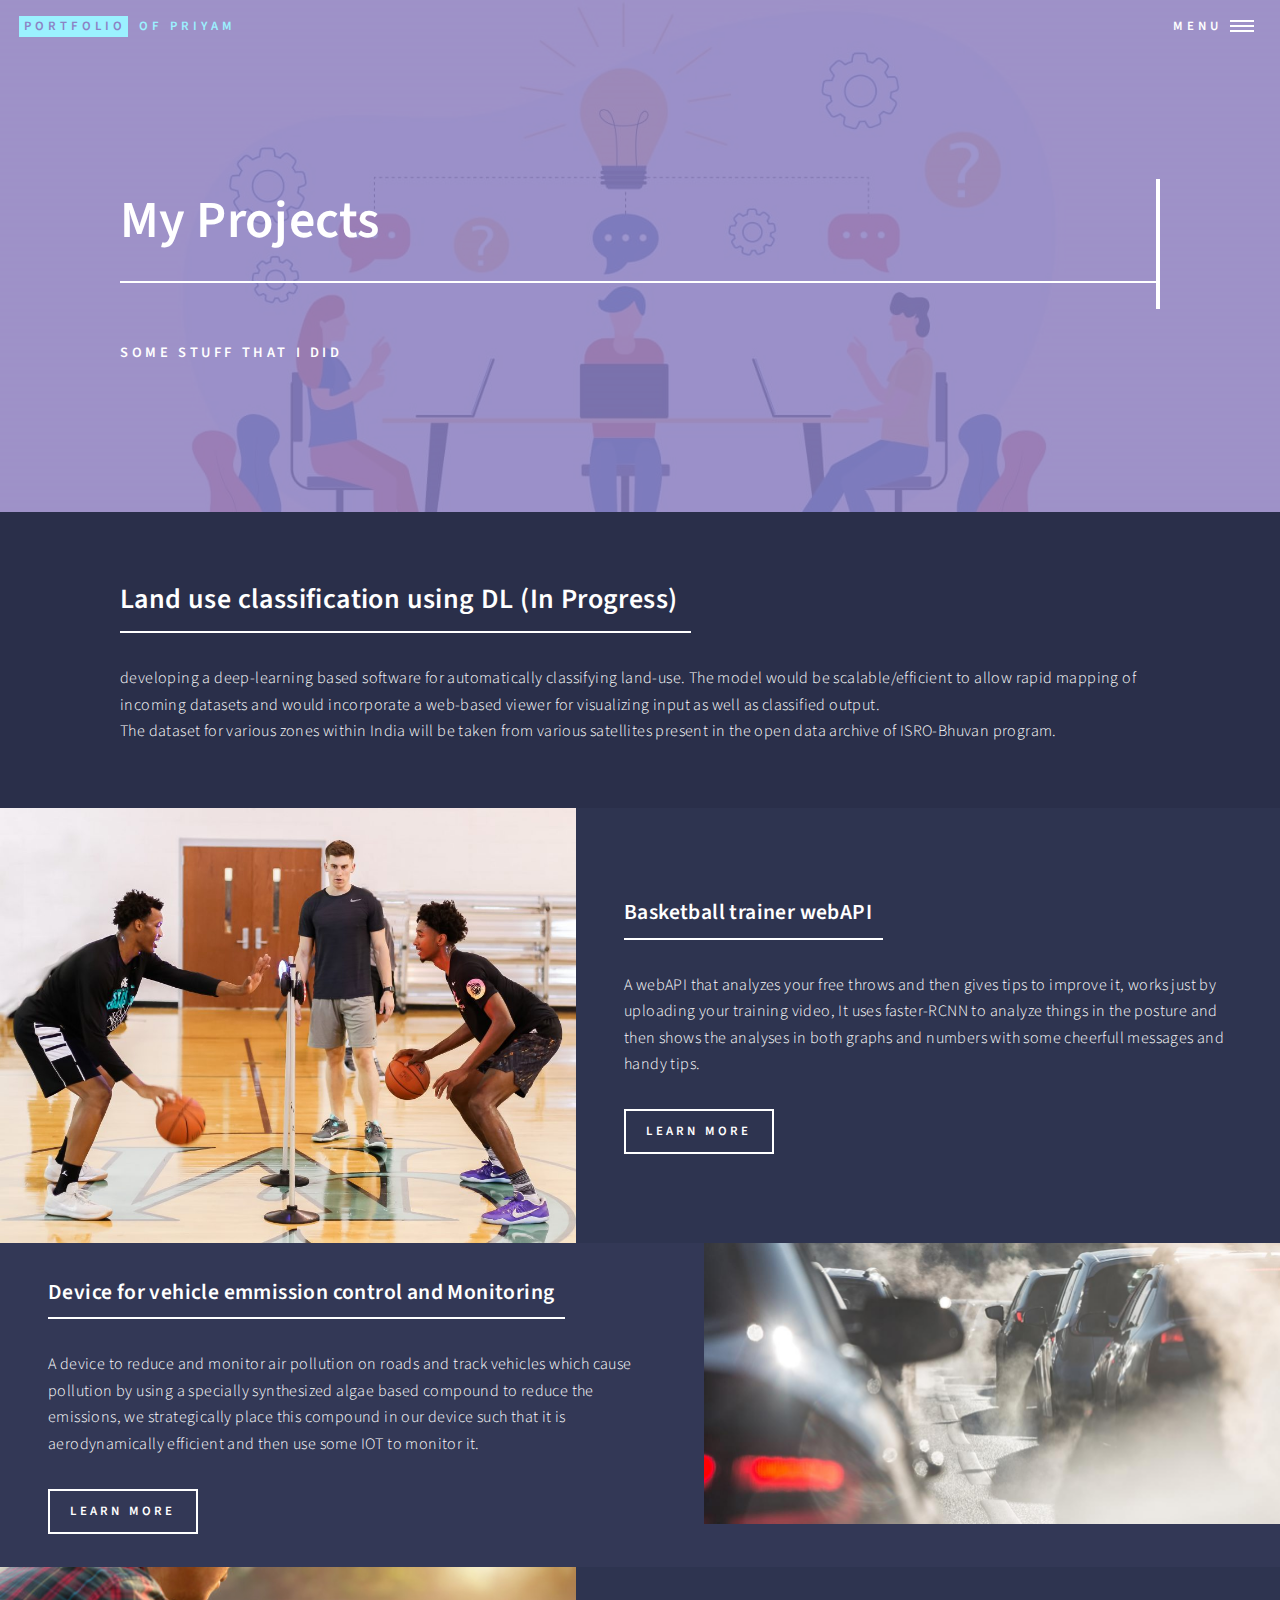
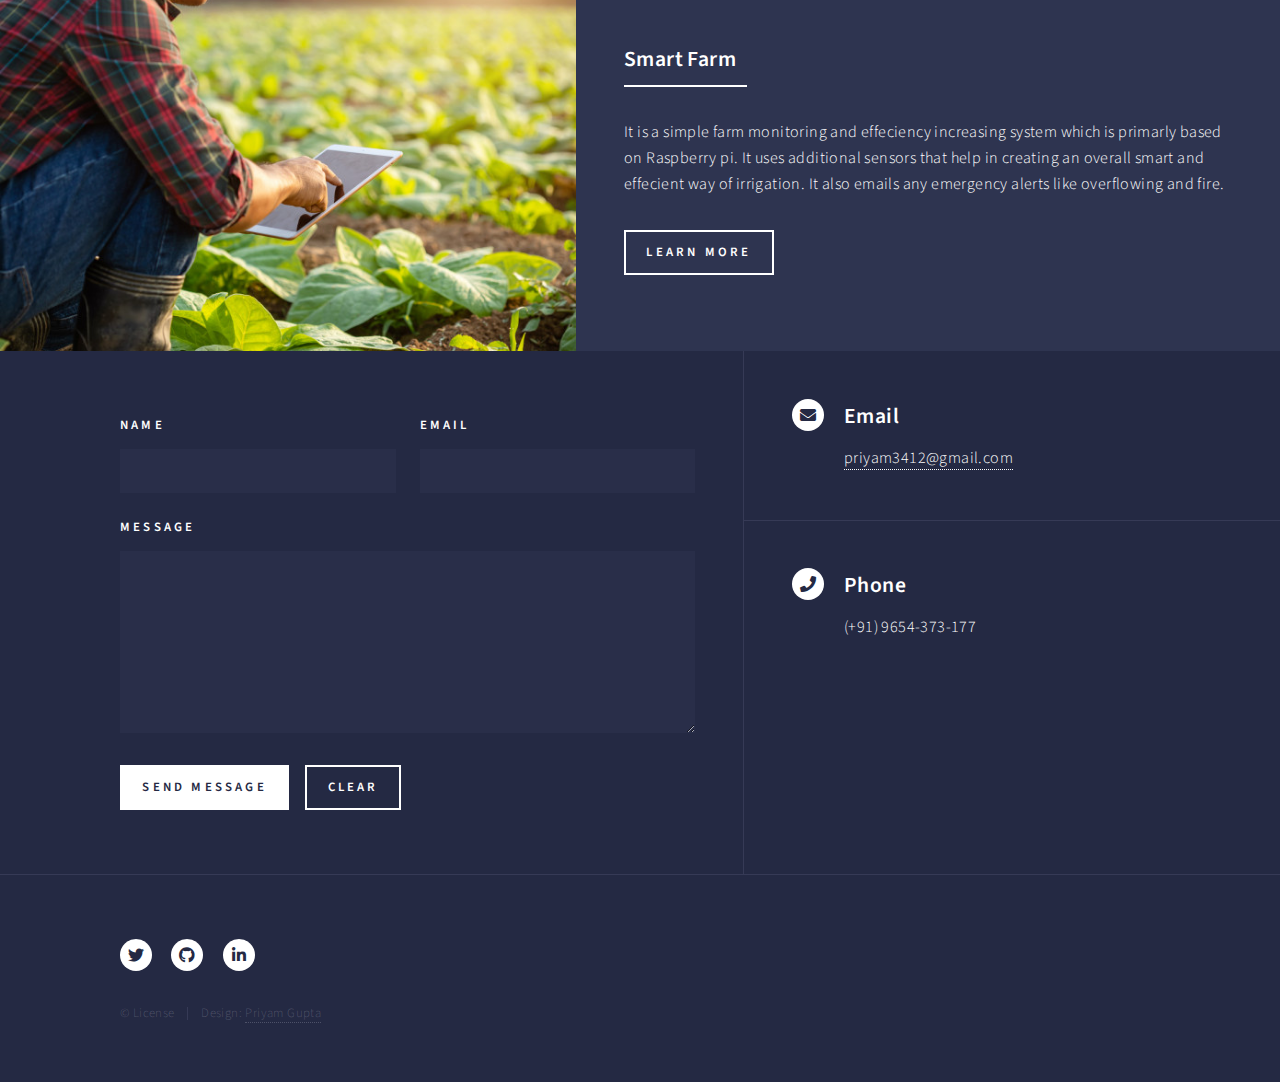
<file: projects.html>
<!DOCTYPE HTML>
<html>
	<head>
		<title>My Projects - Priyam Gupta</title>
		<meta charset="utf-8" />
		<meta name="viewport" content="width=device-width, initial-scale=1, user-scalable=no" />
		<link rel="stylesheet" href="assets/css/main.css" />
		<noscript><link rel="stylesheet" href="assets/css/noscript.css" /></noscript>
	</head>
	<body class="is-preload">

		<!-- Wrapper -->
			<div id="wrapper">

				<!-- Header -->
				<!-- Note: The "styleN" class below should match that of the banner element. -->
					<header id="header" class="alt style2">
						<a href="index.html" class="logo"><strong>PORTFOLIO</strong> <span>of Priyam</span></a>
						<nav>
							<a href="#menu">Menu</a>
						</nav>
					</header>

				<!-- Menu -->
				<nav id="menu">
					<ul class="links">
						<li><a href="index.html">Home</a></li>
						<li><a href="experience.html">Experience</a></li>
						<li><a href="projects.html">Projects</a></li>
						<li><a href="skills.html">Skills</a></li>
						<li><a href="https://bit.ly/Priyam_resume">Resume</a></li>
					</ul>

				</nav>

				<!-- Banner -->
				<!-- Note: The "styleN" class below should match that of the header element. -->
					<section id="banner" class="style2">
						<div class="inner">
							<span class="image">
								<img src="images/pic12.jpg" alt="" />
							</span>
							<header class="major">
								<h1>My Projects</h1>
							</header>
							<div class="content">
								<p>some stuff that I did </p>
							</div>
						</div>
					</section>

				<!-- Main -->
					<div id="main">

						<!-- One -->
							<section id="one">
								<div class="inner">
									<header class="major">
										<h2>Land use classification using DL (In Progress)</h2>
									</header>
									<p>developing a deep-learning based software for
                                        automatically classifying land-use. The model would be scalable/efficient to allow
                                        rapid mapping of incoming datasets and would incorporate a web-based viewer for
                                        visualizing input as well as classified output.<br />
                                        The dataset for various zones within India will be taken from various satellites
                                        present in the open data archive of ISRO-Bhuvan program.</p>
								</div>
							</section>

						<!-- Two -->
							<section id="two" class="spotlights">
								<section>
									<a class="image">
										<img src="images/pic13.jpg" alt="" data-position="center center" />
									</a>
									<div class="content">
										<div class="inner">
											<header class="major">
												<h3>Basketball trainer webAPI</h3>
											</header>
											<p>A webAPI that analyzes your free throws and then gives tips to improve it, works just by uploading your training video, 
                                                It uses faster-RCNN to analyze things in the posture and then shows the analyses in both graphs and numbers 
                                                with some cheerfull messages and handy tips.
                                            </p>
											<ul class="actions">
												<li><a href="http://bit.ly/basketballAI_project_report" class="button">Learn More</a></li>
											</ul>
										</div>
									</div>
								</section>
								<section>
									<a class="image">
										<img src="images/pic14.jpg" alt="" data-position="top center" />
									</a>
									<div class="content">
										<div class="inner">
											<header class="major">
												<h3>Device for vehicle emmission control and Monitoring </h3>
											</header>
											<p>A device to reduce and monitor air
                                                pollution on roads and track vehicles which cause pollution by using a specially synthesized algae
                                                based compound to reduce the emissions, we strategically place this compound in our device such that 
                                                it is aerodynamically efficient and then use some IOT to monitor it.
                                                </p>
											<ul class="actions">
												<li><a href="http://bit.ly/Enviornment_Project" class="button">Learn More</a></li>
											</ul>
										</div>
									</div>
								</section>
								<section>
									<a class="image">
										<img src="images/pic15.jpg" alt="" data-position="25% 25%" />
									</a>
									<div class="content">
										<div class="inner">
											<header class="major">
												<h3>Smart Farm</h3>
											</header>
											<p>It is a simple farm monitoring and effeciency increasing system which is primarly based on Raspberry pi.
                                                 It uses additional sensors that help in creating an overall smart and effecient way of irrigation.
                                                 It also emails any emergency alerts like overflowing and fire.
                                                </p>
                                                <ul class="actions">
                                                    <li><a href="https://github.com/ProPriyam/Smart-India-hackathon" class="button">Learn More</a></li>
                                                </ul>
										</div>
									</div>
								</section>
							</section>

					</div>

				<!-- Contact -->
					<section id="contact">
						<div class="inner">
							<section>
								<form method="post" action="#">
									<div class="fields">
										<div class="field half">
											<label for="name">Name</label>
											<input type="text" name="name" id="name" />
										</div>
										<div class="field half">
											<label for="email">Email</label>
											<input type="text" name="email" id="email" />
										</div>
										<div class="field">
											<label for="message">Message</label>
											<textarea name="message" id="message" rows="6"></textarea>
										</div>
									</div>
									<ul class="actions">
										<li><input type="submit" value="Send Message" class="primary" /></li>
										<li><input type="reset" value="Clear" /></li>
									</ul>
								</form>
							</section>
							<section class="split">
								<section>
									<div class="contact-method">
										<span class="icon solid alt fa-envelope"></span>
										<h3>Email</h3>
										<a href="#">priyam3412@gmail.com</a>
									</div>
								</section>
								<section>
									<div class="contact-method">
										<span class="icon solid alt fa-phone"></span>
										<h3>Phone</h3>
										<span>(+91) 9654-373-177</span>
									</div>
								</section>

							</section>
						</div>
					</section>

				<!-- Footer -->
					<footer id="footer">
						<div class="inner">
							<ul class="icons">
								<li><a href="https://twitter.com/ProPriyam" class="icon brands alt fa-twitter"><span class="label">Twitter</span></a></li>
								<li><a href="https://github.com/propriyam" class="icon brands alt fa-github"><span class="label">GitHub</span></a></li>
								<li><a href="https://www.linkedin.com/in/propriyam/" class="icon brands alt fa-linkedin-in"><span class="label">LinkedIn</span></a></li>
							</ul>
							<ul class="copyright">
								<li>&copy; License</li><li>Design: <a>Priyam Gupta</a></li>
							</ul>
						</div>
					</footer>

			</div>


		<!-- Scripts -->
			<script src="assets/js/jquery.min.js"></script>
			<script src="assets/js/jquery.scrolly.min.js"></script>
			<script src="assets/js/jquery.scrollex.min.js"></script>
			<script src="assets/js/browser.min.js"></script>
			<script src="assets/js/breakpoints.min.js"></script>
			<script src="assets/js/util.js"></script>
			<script src="assets/js/main.js"></script>

	</body>
</html>
</file>
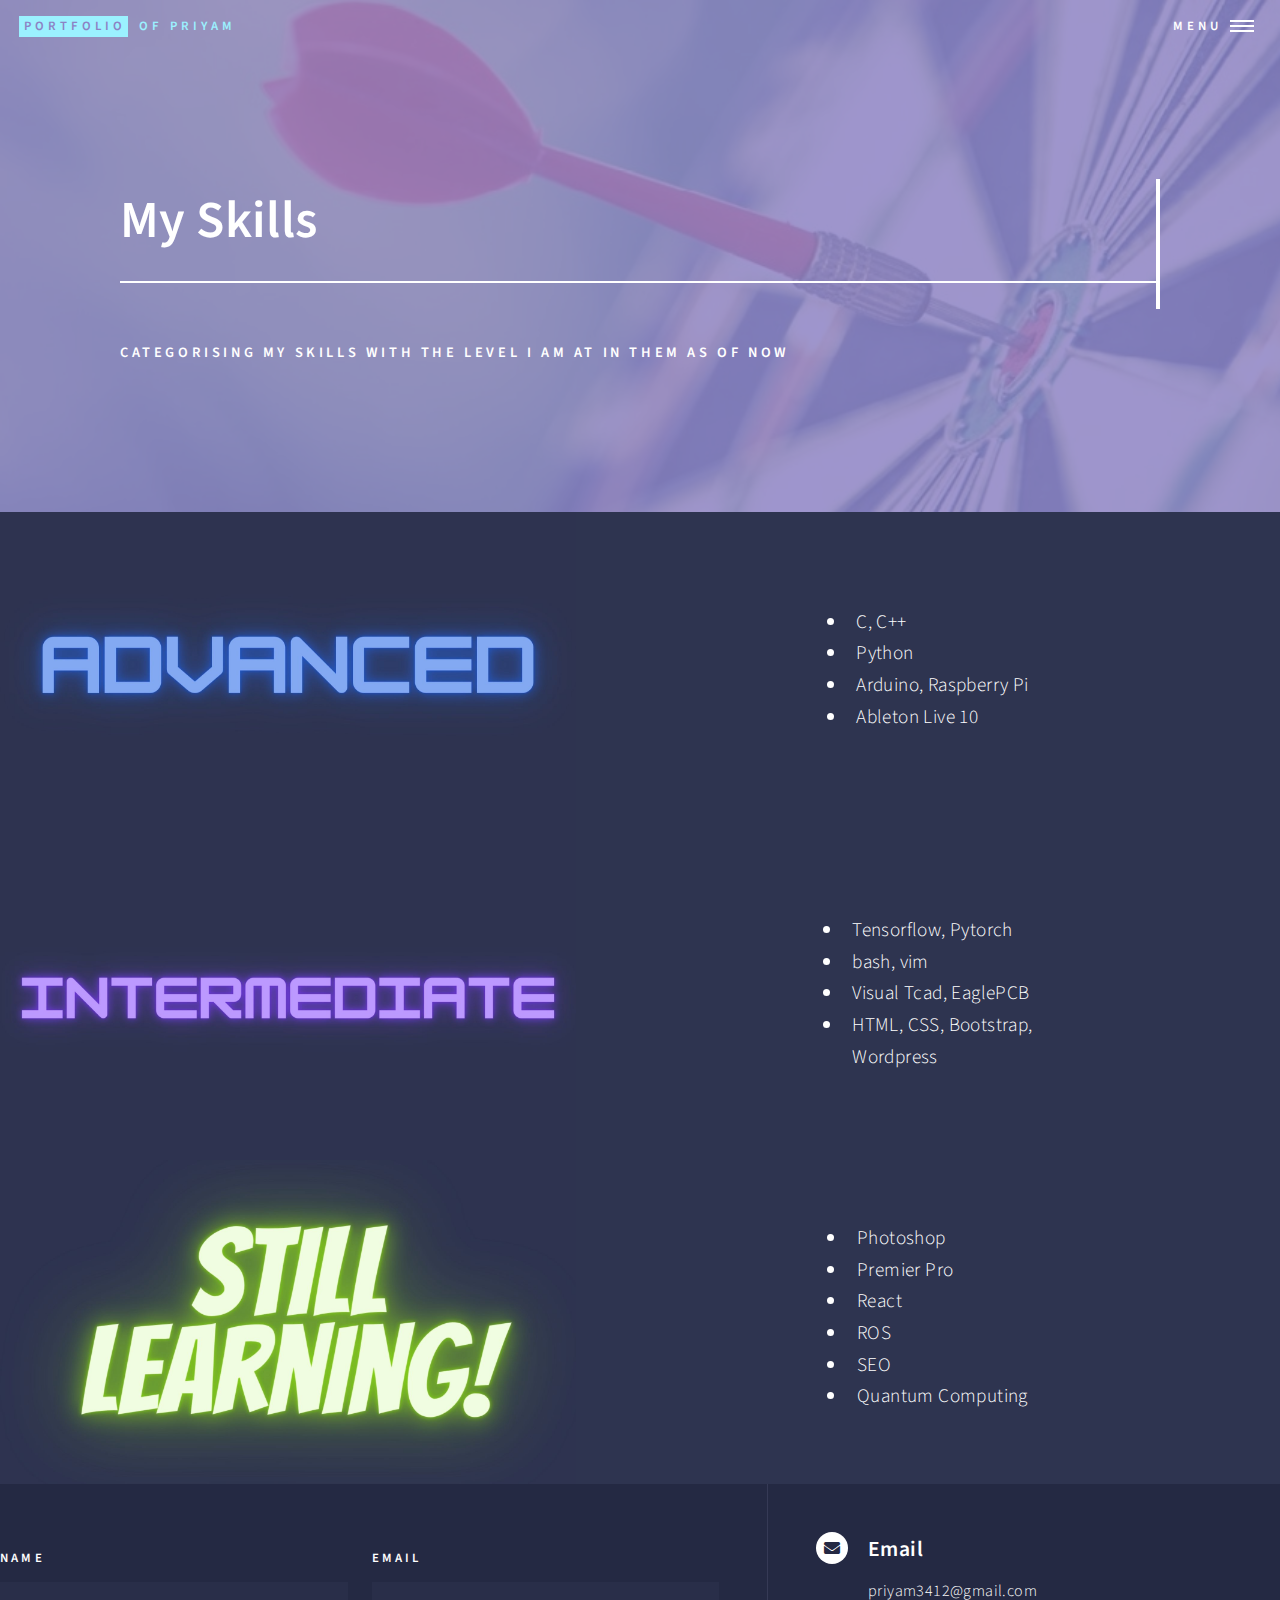
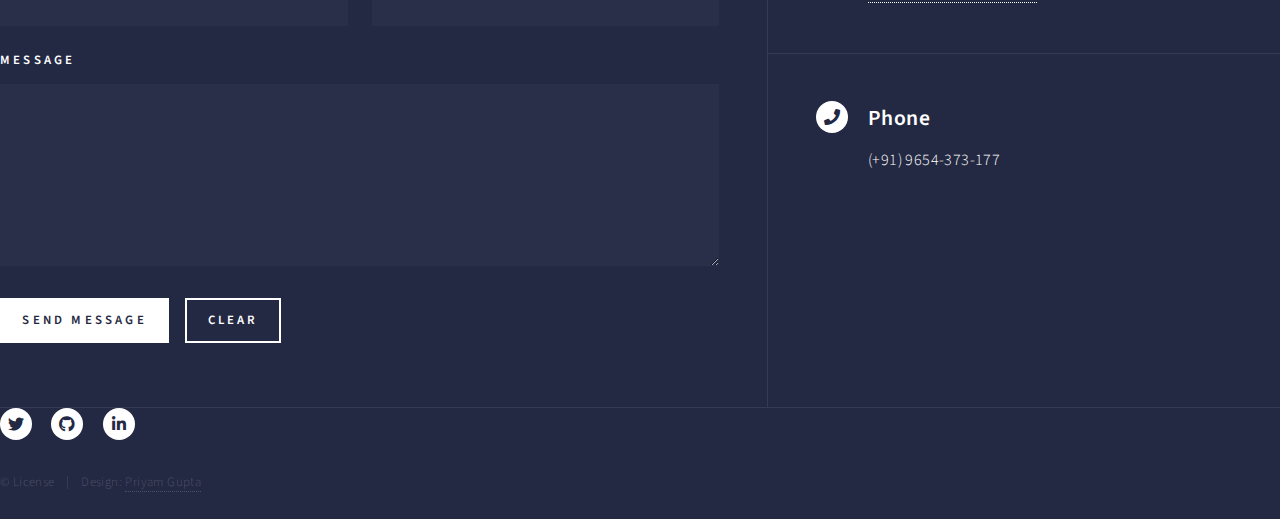
<file: skills.html>
<!DOCTYPE HTML>
<html>
	<head>
		<title>Skills - Priyam Gupta</title>
		<meta charset="utf-8" />
		<meta name="viewport" content="width=device-width, initial-scale=1, user-scalable=no" />
		<link rel="stylesheet" href="assets/css/main.css" />
		<noscript><link rel="stylesheet" href="assets/css/noscript.css" /></noscript>
	</head>
	<body class="is-preload">

		<!-- Wrapper -->
			<div id="wrapper">

				<!-- Header -->
				<!-- Note: The "styleN" class below should match that of the banner element. -->
					<header id="header" class="alt style2">
						<a href="index.html" class="logo"><strong>PORTFOLIO</strong> <span>of Priyam</span></a>
						<nav>
							<a href="#menu">Menu</a>
						</nav>
					</header>
					
				<!-- Menu -->
				<nav id="menu">
					<ul class="links">
						<li><a href="index.html">Home</a></li>
						<li><a href="experience.html">Experience</a></li>
						<li><a href="projects.html">Projects</a></li>
						<li><a href="skills.html">Skills</a></li>
						<li><a href="https://bit.ly/Priyam_resume">Resume</a></li>
					</ul>

				</nav>

				<!-- Banner -->
				<!-- Note: The "styleN" class below should match that of the header element. -->
					<section id="banner" class="style2">
						<div class="inner">
							<span class="image">
								<img src="images/pic16.jpg" alt="" />
							</span>
							<header class="major">
								<h1>My Skills</h1>
							</header>
							<div class="content">
								<p>Categorising my skills with the level I am at in them as of now </p>
							</div>
						</div>
					</section>

				<!-- Main -->
					<div id="main">


						<!-- Two -->
					<section id="two" class="spotlights">
						<section>
							<a class="image">
								<img src="images/pic17.jpg" alt="" data-position="center center" />
							</a>
								<div class="content">
									<div class="listf" >
                                        <ul>
                                            <li>C, C++</li>
                                            <li>Python</li>
                                            <li>Arduino, Raspberry Pi</li>
                                            <li>Ableton Live 10</li>
                                        </ul>
                                    </div>
								</div>
							</section>
						</section>
					</div>
						
                        <section id="two" class="spotlights">
                            <section>
                                <a class="image">
                                    <img src="images/pic18.jpg" alt="" data-position="center center" />
                                </a>
                                <div class="content">
                                    <div class="listf">
                                        <ul>
                                            <li>Tensorflow, Pytorch</li>
                                            <li>bash, vim</li>
                                            <li>Visual Tcad, EaglePCB </li>
                                            <li>HTML, CSS, Bootstrap,<br/> Wordpress </li>
                                        </ul>
                                    </div>
                                </div>
                            </section>
                        </section>
                </div>
						
                        <section id="two" class="spotlights">
                            <section>
                                <a class="image">
                                    <img src="images/pic19.jpg" alt="" data-position="center center" />
                                </a>
                                <div class="content">
                                    <div class="listf">
                                        <ul>
                                            <li>Photoshop</li>
                                            <li>Premier Pro</li>
                                            <li>React</li>
                                            <li>ROS</li>
                                            <li>SEO</li>
                                            <li>Quantum Computing</li>
                                        </ul>
                                    </div>
                                </div>
                            </section>
                        </section>
                </div>

				<!-- Contact -->
					<section id="contact">
						<div class="inner">
							<section>
								<form method="post" action="#">
									<div class="fields">
										<div class="field half">
											<label for="name">Name</label>
											<input type="text" name="name" id="name" />
										</div>
										<div class="field half">
											<label for="email">Email</label>
											<input type="text" name="email" id="email" />
										</div>
										<div class="field">
											<label for="message">Message</label>
											<textarea name="message" id="message" rows="6"></textarea>
										</div>
									</div>
									<ul class="actions">
										<li><input type="submit" value="Send Message" class="primary" /></li>
										<li><input type="reset" value="Clear" /></li>
									</ul>
								</form>
							</section>
							<section class="split">
								<section>
									<div class="contact-method">
										<span class="icon solid alt fa-envelope"></span>
										<h3>Email</h3>
										<a href="#">priyam3412@gmail.com</a>
									</div>
								</section>
								<section>
									<div class="contact-method">
										<span class="icon solid alt fa-phone"></span>
										<h3>Phone</h3>
										<span>(+91) 9654-373-177</span>
									</div>
								</section>

							</section>
						</div>
					</section>

				<!-- Footer -->
					<footer id="footer">
						<div class="inner">
							<ul class="icons">
								<li><a href="https://twitter.com/ProPriyam" class="icon brands alt fa-twitter"><span class="label">Twitter</span></a></li>
								<li><a href="https://github.com/propriyam" class="icon brands alt fa-github"><span class="label">GitHub</span></a></li>
								<li><a href="https://www.linkedin.com/in/propriyam/" class="icon brands alt fa-linkedin-in"><span class="label">LinkedIn</span></a></li>
							</ul>
							<ul class="copyright">
								<li>&copy; License</li><li>Design: <a>Priyam Gupta</a></li>
							</ul>
						</div>
					</footer>

			</div>

		<!-- Scripts -->
			<script src="assets/js/jquery.min.js"></script>
			<script src="assets/js/jquery.scrolly.min.js"></script>
			<script src="assets/js/jquery.scrollex.min.js"></script>
			<script src="assets/js/browser.min.js"></script>
			<script src="assets/js/breakpoints.min.js"></script>
			<script src="assets/js/util.js"></script>
			<script src="assets/js/main.js"></script>

	</body>
</html>
</file>
<file: assets/css/noscript.css>
/*
	Forty by HTML5 UP
	html5up.net | @ajlkn
	Free for personal and commercial use under the CCA 3.0 license (html5up.net/license)
*/

/* Banner */

	body.is-preload #banner:after {
		opacity: 0.85;
	}

	body.is-preload #banner > .inner {
		-moz-filter: none;
		-webkit-filter: none;
		-ms-filter: none;
		filter: none;
		-moz-transform: none;
		-webkit-transform: none;
		-ms-transform: none;
		transform: none;
		opacity: 1;
	}
</file>
<file: assets/css/main.css>
@import url(fontawesome-all.min.css);
@import url("https://fonts.googleapis.com/css?family=Source+Sans+Pro:300,300italic,600,600italic");


html, body, div, span, applet, object,
iframe, h1, h2, h3, h4, h5, h6, p, blockquote,
pre, a, abbr, acronym, address, big, cite,
code, del, dfn, em, img, ins, kbd, q, s, samp,
small, strike, strong, sub, sup, tt, var, b,
u, i, center, dl, dt, dd, ol, ul, li, fieldset,
form, label, legend, table, caption, tbody,
tfoot, thead, tr, th, td, article, aside,
canvas, details, embed, figure, figcaption,
footer, header, hgroup, menu, nav, output, ruby,
section, summary, time, mark, audio, video {
	margin: 0;
	padding: 0;
	border: 0;
	font-size: 100%;
	font: inherit;
	vertical-align: baseline;}

article, aside, details, figcaption, figure,
footer, header, hgroup, menu, nav, section {
	display: block;}

body {
	line-height: 1;
}

ol, ul {
	list-style: none;
}

blockquote, q {
	quotes: none;
}

	blockquote:before, blockquote:after, q:before, q:after {
		content: '';
		content: none;
	}

table {
	border-collapse: collapse;
	border-spacing: 0;
}

body {
	-webkit-text-size-adjust: none;
}

mark {
	background-color: transparent;
	color: inherit;
}

input::-moz-focus-inner {
	border: 0;
	padding: 0;
}

input, select, textarea {
	-moz-appearance: none;
	-webkit-appearance: none;
	-ms-appearance: none;
	appearance: none;
}

/* Basic */

	@-ms-viewport {
		width: device-width;
	}

	body {
		-ms-overflow-style: scrollbar;
	}

	@media screen and (max-width: 480px) {

		html, body {
			min-width: 320px;
		}

	}

	html {
		box-sizing: border-box;
	}

	*, *:before, *:after {
		box-sizing: inherit;
	}

	body {
		background: #242943;
	}

		body.is-preload *, body.is-preload *:before, body.is-preload *:after {
			-moz-animation: none !important;
			-webkit-animation: none !important;
			-ms-animation: none !important;
			animation: none !important;
			-moz-transition: none !important;
			-webkit-transition: none !important;
			-ms-transition: none !important;
			transition: none !important;
		}

/* Type */

	body, input, select, textarea {
		color: #ffffff;
		font-family: "Source Sans Pro", Helvetica, sans-serif;
		font-size: 17pt;
		font-weight: 300;
		letter-spacing: 0.025em;
		line-height: 1.65;
	}

		@media screen and (max-width: 1680px) {

			body, input, select, textarea {
				font-size: 14pt;
			}

		}

		@media screen and (max-width: 1280px) {

			body, input, select, textarea {
				font-size: 12pt;
			}

		}

		@media screen and (max-width: 360px) {

			body, input, select, textarea {
				font-size: 11pt;
			}

		}

	a {
		-moz-transition: color 0.2s ease-in-out, border-bottom-color 0.2s ease-in-out;
		-webkit-transition: color 0.2s ease-in-out, border-bottom-color 0.2s ease-in-out;
		-ms-transition: color 0.2s ease-in-out, border-bottom-color 0.2s ease-in-out;
		transition: color 0.2s ease-in-out, border-bottom-color 0.2s ease-in-out;
		border-bottom: dotted 1px;
		color: inherit;
		text-decoration: none;
	}

		a:hover {
			border-bottom-color: transparent;
			color: #9bf1ff !important;
		}

		a:active {
			color: #53e3fb !important;
		}

	strong, b {
		color: #ffffff;
		font-weight: 600;
	}

	em, i {
		font-style: italic;
	}

	p {
		margin: 0 0 2em 0;
	}

	h1, h2, h3, h4, h5, h6 {
		color: #ffffff;
		font-weight: 600;
		line-height: 1.65;
		margin: 0 0 1em 0;
	}

		h1 a, h2 a, h3 a, h4 a, h5 a, h6 a {
			color: inherit;
			border-bottom: 0;
		}

	h1 {
		font-size: 2.5em;
	}

	h2 {
		font-size: 1.75em;
	}

	h3 {
		font-size: 1.35em;
	}

	h4 {
		font-size: 1.1em;
	}

	h5 {
		font-size: 0.9em;
	}

	h6 {
		font-size: 0.7em;
	}

	@media screen and (max-width: 736px) {

		h1 {
			font-size: 2em;
		}

		h2 {
			font-size: 1.5em;
		}

		h3 {
			font-size: 1.25em;
		}

	}

	sub {
		font-size: 0.8em;
		position: relative;
		top: 0.5em;
	}

	sup {
		font-size: 0.8em;
		position: relative;
		top: -0.5em;
	}

	blockquote {
		border-left: solid 4px rgba(212, 212, 255, 0.1);
		font-style: italic;
		margin: 0 0 2em 0;
		padding: 0.5em 0 0.5em 2em;
	}

	code {
		background: rgba(212, 212, 255, 0.035);
		font-family: "Courier New", monospace;
		font-size: 0.9em;
		margin: 0 0.25em;
		padding: 0.25em 0.65em;
	}

	pre {
		-webkit-overflow-scrolling: touch;
		font-family: "Courier New", monospace;
		font-size: 0.9em;
		margin: 0 0 2em 0;
	}

		pre code {
			display: block;
			line-height: 1.75;
			padding: 1em 1.5em;
			overflow-x: auto;
		}

	hr {
		border: 0;
		border-bottom: solid 1px rgba(212, 212, 255, 0.1);
		margin: 2em 0;
	}

		hr.major {
			margin: 3em 0;
		}

	.align-left {
		text-align: left;
	}

	.align-center {
		text-align: center;
	}

	.align-right {
		text-align: right;
	}

/* Row */

	.row {
		display: flex;
		flex-wrap: wrap;
		box-sizing: border-box;
		align-items: stretch;
	}

		.row > * {
			box-sizing: border-box;
		}

		.row.gtr-uniform > * > :last-child {
			margin-bottom: 0;
		}

		.row.aln-left {
			justify-content: flex-start;
		}

		.row.aln-center {
			justify-content: center;
		}

		.row.aln-right {
			justify-content: flex-end;
		}

		.row.aln-top {
			align-items: flex-start;
		}

		.row.aln-middle {
			align-items: center;
		}

		.row.aln-bottom {
			align-items: flex-end;
		}

		.row > .imp {
			order: -1;
		}

		.row > .col-1 {
			width: 8.33333%;
		}

		.row > .off-1 {
			margin-left: 8.33333%;
		}

		.row > .col-2 {
			width: 16.66667%;
		}

		.row > .off-2 {
			margin-left: 16.66667%;
		}

		.row > .col-3 {
			width: 25%;
		}

		.row > .off-3 {
			margin-left: 25%;
		}

		.row > .col-4 {
			width: 33.33333%;
		}

		.row > .off-4 {
			margin-left: 33.33333%;
		}

		.row > .col-5 {
			width: 41.66667%;
		}

		.row > .off-5 {
			margin-left: 41.66667%;
		}

		.row > .col-6 {
			width: 50%;
		}

		.row > .off-6 {
			margin-left: 50%;
		}

		.row > .col-7 {
			width: 58.33333%;
		}

		.row > .off-7 {
			margin-left: 58.33333%;
		}

		.row > .col-8 {
			width: 66.66667%;
		}

		.row > .off-8 {
			margin-left: 66.66667%;
		}

		.row > .col-9 {
			width: 75%;
		}

		.row > .off-9 {
			margin-left: 75%;
		}

		.row > .col-10 {
			width: 83.33333%;
		}

		.row > .off-10 {
			margin-left: 83.33333%;
		}

		.row > .col-11 {
			width: 91.66667%;
		}

		.row > .off-11 {
			margin-left: 91.66667%;
		}

		.row > .col-12 {
			width: 100%;
		}

		.row > .off-12 {
			margin-left: 100%;
		}

		.row.gtr-0 {
			margin-top: 0;
			margin-left: 0em;
		}

			.row.gtr-0 > * {
				padding: 0 0 0 0em;
			}

			.row.gtr-0.gtr-uniform {
				margin-top: 0em;
			}

				.row.gtr-0.gtr-uniform > * {
					padding-top: 0em;
				}

		.row.gtr-25 {
			margin-top: 0;
			margin-left: -0.5em;
		}

			.row.gtr-25 > * {
				padding: 0 0 0 0.5em;
			}

			.row.gtr-25.gtr-uniform {
				margin-top: -0.5em;
			}

				.row.gtr-25.gtr-uniform > * {
					padding-top: 0.5em;
				}

		.row.gtr-50 {
			margin-top: 0;
			margin-left: -1em;
		}

			.row.gtr-50 > * {
				padding: 0 0 0 1em;
			}

			.row.gtr-50.gtr-uniform {
				margin-top: -1em;
			}

				.row.gtr-50.gtr-uniform > * {
					padding-top: 1em;
				}

		.row {
			margin-top: 0;
			margin-left: -2em;
		}

			.row > * {
				padding: 0 0 0 2em;
			}

			.row.gtr-uniform {
				margin-top: -2em;
			}

				.row.gtr-uniform > * {
					padding-top: 2em;
				}

		.row.gtr-150 {
			margin-top: 0;
			margin-left: -3em;
		}

			.row.gtr-150 > * {
				padding: 0 0 0 3em;
			}

			.row.gtr-150.gtr-uniform {
				margin-top: -3em;
			}

				.row.gtr-150.gtr-uniform > * {
					padding-top: 3em;
				}

		.row.gtr-200 {
			margin-top: 0;
			margin-left: -4em;
		}

			.row.gtr-200 > * {
				padding: 0 0 0 4em;
			}

			.row.gtr-200.gtr-uniform {
				margin-top: -4em;
			}

				.row.gtr-200.gtr-uniform > * {
					padding-top: 4em;
				}

		@media screen and (max-width: 1680px) {

			.row {
				display: flex;
				flex-wrap: wrap;
				box-sizing: border-box;
				align-items: stretch;
			}

				.row > * {
					box-sizing: border-box;
				}

				.row.gtr-uniform > * > :last-child {
					margin-bottom: 0;
				}

				.row.aln-left {
					justify-content: flex-start;
				}

				.row.aln-center {
					justify-content: center;
				}

				.row.aln-right {
					justify-content: flex-end;
				}

				.row.aln-top {
					align-items: flex-start;
				}

				.row.aln-middle {
					align-items: center;
				}

				.row.aln-bottom {
					align-items: flex-end;
				}

				.row > .imp-xlarge {
					order: -1;
				}

				.row > .col-1-xlarge {
					width: 8.33333%;
				}

				.row > .off-1-xlarge {
					margin-left: 8.33333%;
				}

				.row > .col-2-xlarge {
					width: 16.66667%;
				}

				.row > .off-2-xlarge {
					margin-left: 16.66667%;
				}

				.row > .col-3-xlarge {
					width: 25%;
				}

				.row > .off-3-xlarge {
					margin-left: 25%;
				}

				.row > .col-4-xlarge {
					width: 33.33333%;
				}

				.row > .off-4-xlarge {
					margin-left: 33.33333%;
				}

				.row > .col-5-xlarge {
					width: 41.66667%;
				}

				.row > .off-5-xlarge {
					margin-left: 41.66667%;
				}

				.row > .col-6-xlarge {
					width: 50%;
				}

				.row > .off-6-xlarge {
					margin-left: 50%;
				}

				.row > .col-7-xlarge {
					width: 58.33333%;
				}

				.row > .off-7-xlarge {
					margin-left: 58.33333%;
				}

				.row > .col-8-xlarge {
					width: 66.66667%;
				}

				.row > .off-8-xlarge {
					margin-left: 66.66667%;
				}

				.row > .col-9-xlarge {
					width: 75%;
				}

				.row > .off-9-xlarge {
					margin-left: 75%;
				}

				.row > .col-10-xlarge {
					width: 83.33333%;
				}

				.row > .off-10-xlarge {
					margin-left: 83.33333%;
				}

				.row > .col-11-xlarge {
					width: 91.66667%;
				}

				.row > .off-11-xlarge {
					margin-left: 91.66667%;
				}

				.row > .col-12-xlarge {
					width: 100%;
				}

				.row > .off-12-xlarge {
					margin-left: 100%;
				}

				.row.gtr-0 {
					margin-top: 0;
					margin-left: 0em;
				}

					.row.gtr-0 > * {
						padding: 0 0 0 0em;
					}

					.row.gtr-0.gtr-uniform {
						margin-top: 0em;
					}

						.row.gtr-0.gtr-uniform > * {
							padding-top: 0em;
						}

				.row.gtr-25 {
					margin-top: 0;
					margin-left: -0.5em;
				}

					.row.gtr-25 > * {
						padding: 0 0 0 0.5em;
					}

					.row.gtr-25.gtr-uniform {
						margin-top: -0.5em;
					}

						.row.gtr-25.gtr-uniform > * {
							padding-top: 0.5em;
						}

				.row.gtr-50 {
					margin-top: 0;
					margin-left: -1em;
				}

					.row.gtr-50 > * {
						padding: 0 0 0 1em;
					}

					.row.gtr-50.gtr-uniform {
						margin-top: -1em;
					}

						.row.gtr-50.gtr-uniform > * {
							padding-top: 1em;
						}

				.row {
					margin-top: 0;
					margin-left: -2em;
				}

					.row > * {
						padding: 0 0 0 2em;
					}

					.row.gtr-uniform {
						margin-top: -2em;
					}

						.row.gtr-uniform > * {
							padding-top: 2em;
						}

				.row.gtr-150 {
					margin-top: 0;
					margin-left: -3em;
				}

					.row.gtr-150 > * {
						padding: 0 0 0 3em;
					}

					.row.gtr-150.gtr-uniform {
						margin-top: -3em;
					}

						.row.gtr-150.gtr-uniform > * {
							padding-top: 3em;
						}

				.row.gtr-200 {
					margin-top: 0;
					margin-left: -4em;
				}

					.row.gtr-200 > * {
						padding: 0 0 0 4em;
					}

					.row.gtr-200.gtr-uniform {
						margin-top: -4em;
					}

						.row.gtr-200.gtr-uniform > * {
							padding-top: 4em;
						}

		}

		@media screen and (max-width: 1280px) {

			.row {
				display: flex;
				flex-wrap: wrap;
				box-sizing: border-box;
				align-items: stretch;
			}

				.row > * {
					box-sizing: border-box;
				}

				.row.gtr-uniform > * > :last-child {
					margin-bottom: 0;
				}

				.row.aln-left {
					justify-content: flex-start;
				}

				.row.aln-center {
					justify-content: center;
				}

				.row.aln-right {
					justify-content: flex-end;
				}

				.row.aln-top {
					align-items: flex-start;
				}

				.row.aln-middle {
					align-items: center;
				}

				.row.aln-bottom {
					align-items: flex-end;
				}

				.row > .imp-large {
					order: -1;
				}

				.row > .col-1-large {
					width: 8.33333%;
				}

				.row > .off-1-large {
					margin-left: 8.33333%;
				}

				.row > .col-2-large {
					width: 16.66667%;
				}

				.row > .off-2-large {
					margin-left: 16.66667%;
				}

				.row > .col-3-large {
					width: 25%;
				}

				.row > .off-3-large {
					margin-left: 25%;
				}

				.row > .col-4-large {
					width: 33.33333%;
				}

				.row > .off-4-large {
					margin-left: 33.33333%;
				}

				.row > .col-5-large {
					width: 41.66667%;
				}

				.row > .off-5-large {
					margin-left: 41.66667%;
				}

				.row > .col-6-large {
					width: 50%;
				}

				.row > .off-6-large {
					margin-left: 50%;
				}

				.row > .col-7-large {
					width: 58.33333%;
				}

				.row > .off-7-large {
					margin-left: 58.33333%;
				}

				.row > .col-8-large {
					width: 66.66667%;
				}

				.row > .off-8-large {
					margin-left: 66.66667%;
				}

				.row > .col-9-large {
					width: 75%;
				}

				.row > .off-9-large {
					margin-left: 75%;
				}

				.row > .col-10-large {
					width: 83.33333%;
				}

				.row > .off-10-large {
					margin-left: 83.33333%;
				}

				.row > .col-11-large {
					width: 91.66667%;
				}

				.row > .off-11-large {
					margin-left: 91.66667%;
				}

				.row > .col-12-large {
					width: 100%;
				}

				.row > .off-12-large {
					margin-left: 100%;
				}

				.row.gtr-0 {
					margin-top: 0;
					margin-left: 0em;
				}

					.row.gtr-0 > * {
						padding: 0 0 0 0em;
					}

					.row.gtr-0.gtr-uniform {
						margin-top: 0em;
					}

						.row.gtr-0.gtr-uniform > * {
							padding-top: 0em;
						}

				.row.gtr-25 {
					margin-top: 0;
					margin-left: -0.375em;
				}

					.row.gtr-25 > * {
						padding: 0 0 0 0.375em;
					}

					.row.gtr-25.gtr-uniform {
						margin-top: -0.375em;
					}

						.row.gtr-25.gtr-uniform > * {
							padding-top: 0.375em;
						}

				.row.gtr-50 {
					margin-top: 0;
					margin-left: -0.75em;
				}

					.row.gtr-50 > * {
						padding: 0 0 0 0.75em;
					}

					.row.gtr-50.gtr-uniform {
						margin-top: -0.75em;
					}

						.row.gtr-50.gtr-uniform > * {
							padding-top: 0.75em;
						}

				.row {
					margin-top: 0;
					margin-left: -1.5em;
				}

					.row > * {
						padding: 0 0 0 1.5em;
					}

					.row.gtr-uniform {
						margin-top: -1.5em;
					}

						.row.gtr-uniform > * {
							padding-top: 1.5em;
						}

				.row.gtr-150 {
					margin-top: 0;
					margin-left: -2.25em;
				}

					.row.gtr-150 > * {
						padding: 0 0 0 2.25em;
					}

					.row.gtr-150.gtr-uniform {
						margin-top: -2.25em;
					}

						.row.gtr-150.gtr-uniform > * {
							padding-top: 2.25em;
						}

				.row.gtr-200 {
					margin-top: 0;
					margin-left: -3em;
				}

					.row.gtr-200 > * {
						padding: 0 0 0 3em;
					}

					.row.gtr-200.gtr-uniform {
						margin-top: -3em;
					}

						.row.gtr-200.gtr-uniform > * {
							padding-top: 3em;
						}

		}

		@media screen and (max-width: 980px) {

			.row {
				display: flex;
				flex-wrap: wrap;
				box-sizing: border-box;
				align-items: stretch;
			}

				.row > * {
					box-sizing: border-box;
				}

				.row.gtr-uniform > * > :last-child {
					margin-bottom: 0;
				}

				.row.aln-left {
					justify-content: flex-start;
				}

				.row.aln-center {
					justify-content: center;
				}

				.row.aln-right {
					justify-content: flex-end;
				}

				.row.aln-top {
					align-items: flex-start;
				}

				.row.aln-middle {
					align-items: center;
				}

				.row.aln-bottom {
					align-items: flex-end;
				}

				.row > .imp-medium {
					order: -1;
				}

				.row > .col-1-medium {
					width: 8.33333%;
				}

				.row > .off-1-medium {
					margin-left: 8.33333%;
				}

				.row > .col-2-medium {
					width: 16.66667%;
				}

				.row > .off-2-medium {
					margin-left: 16.66667%;
				}

				.row > .col-3-medium {
					width: 25%;
				}

				.row > .off-3-medium {
					margin-left: 25%;
				}

				.row > .col-4-medium {
					width: 33.33333%;
				}

				.row > .off-4-medium {
					margin-left: 33.33333%;
				}

				.row > .col-5-medium {
					width: 41.66667%;
				}

				.row > .off-5-medium {
					margin-left: 41.66667%;
				}

				.row > .col-6-medium {
					width: 50%;
				}

				.row > .off-6-medium {
					margin-left: 50%;
				}

				.row > .col-7-medium {
					width: 58.33333%;
				}

				.row > .off-7-medium {
					margin-left: 58.33333%;
				}

				.row > .col-8-medium {
					width: 66.66667%;
				}

				.row > .off-8-medium {
					margin-left: 66.66667%;
				}

				.row > .col-9-medium {
					width: 75%;
				}

				.row > .off-9-medium {
					margin-left: 75%;
				}

				.row > .col-10-medium {
					width: 83.33333%;
				}

				.row > .off-10-medium {
					margin-left: 83.33333%;
				}

				.row > .col-11-medium {
					width: 91.66667%;
				}

				.row > .off-11-medium {
					margin-left: 91.66667%;
				}

				.row > .col-12-medium {
					width: 100%;
				}

				.row > .off-12-medium {
					margin-left: 100%;
				}

				.row.gtr-0 {
					margin-top: 0;
					margin-left: 0em;
				}

					.row.gtr-0 > * {
						padding: 0 0 0 0em;
					}

					.row.gtr-0.gtr-uniform {
						margin-top: 0em;
					}

						.row.gtr-0.gtr-uniform > * {
							padding-top: 0em;
						}

				.row.gtr-25 {
					margin-top: 0;
					margin-left: -0.375em;
				}

					.row.gtr-25 > * {
						padding: 0 0 0 0.375em;
					}

					.row.gtr-25.gtr-uniform {
						margin-top: -0.375em;
					}

						.row.gtr-25.gtr-uniform > * {
							padding-top: 0.375em;
						}

				.row.gtr-50 {
					margin-top: 0;
					margin-left: -0.75em;
				}

					.row.gtr-50 > * {
						padding: 0 0 0 0.75em;
					}

					.row.gtr-50.gtr-uniform {
						margin-top: -0.75em;
					}

						.row.gtr-50.gtr-uniform > * {
							padding-top: 0.75em;
						}

				.row {
					margin-top: 0;
					margin-left: -1.5em;
				}

					.row > * {
						padding: 0 0 0 1.5em;
					}

					.row.gtr-uniform {
						margin-top: -1.5em;
					}

						.row.gtr-uniform > * {
							padding-top: 1.5em;
						}

				.row.gtr-150 {
					margin-top: 0;
					margin-left: -2.25em;
				}

					.row.gtr-150 > * {
						padding: 0 0 0 2.25em;
					}

					.row.gtr-150.gtr-uniform {
						margin-top: -2.25em;
					}

						.row.gtr-150.gtr-uniform > * {
							padding-top: 2.25em;
						}

				.row.gtr-200 {
					margin-top: 0;
					margin-left: -3em;
				}

					.row.gtr-200 > * {
						padding: 0 0 0 3em;
					}

					.row.gtr-200.gtr-uniform {
						margin-top: -3em;
					}

						.row.gtr-200.gtr-uniform > * {
							padding-top: 3em;
						}

		}

		@media screen and (max-width: 736px) {

			.row {
				display: flex;
				flex-wrap: wrap;
				box-sizing: border-box;
				align-items: stretch;
			}

				.row > * {
					box-sizing: border-box;
				}

				.row.gtr-uniform > * > :last-child {
					margin-bottom: 0;
				}

				.row.aln-left {
					justify-content: flex-start;
				}

				.row.aln-center {
					justify-content: center;
				}

				.row.aln-right {
					justify-content: flex-end;
				}

				.row.aln-top {
					align-items: flex-start;
				}

				.row.aln-middle {
					align-items: center;
				}

				.row.aln-bottom {
					align-items: flex-end;
				}

				.row > .imp-small {
					order: -1;
				}

				.row > .col-1-small {
					width: 8.33333%;
				}

				.row > .off-1-small {
					margin-left: 8.33333%;
				}

				.row > .col-2-small {
					width: 16.66667%;
				}

				.row > .off-2-small {
					margin-left: 16.66667%;
				}

				.row > .col-3-small {
					width: 25%;
				}

				.row > .off-3-small {
					margin-left: 25%;
				}

				.row > .col-4-small {
					width: 33.33333%;
				}

				.row > .off-4-small {
					margin-left: 33.33333%;
				}

				.row > .col-5-small {
					width: 41.66667%;
				}

				.row > .off-5-small {
					margin-left: 41.66667%;
				}

				.row > .col-6-small {
					width: 50%;
				}

				.row > .off-6-small {
					margin-left: 50%;
				}

				.row > .col-7-small {
					width: 58.33333%;
				}

				.row > .off-7-small {
					margin-left: 58.33333%;
				}

				.row > .col-8-small {
					width: 66.66667%;
				}

				.row > .off-8-small {
					margin-left: 66.66667%;
				}

				.row > .col-9-small {
					width: 75%;
				}

				.row > .off-9-small {
					margin-left: 75%;
				}

				.row > .col-10-small {
					width: 83.33333%;
				}

				.row > .off-10-small {
					margin-left: 83.33333%;
				}

				.row > .col-11-small {
					width: 91.66667%;
				}

				.row > .off-11-small {
					margin-left: 91.66667%;
				}

				.row > .col-12-small {
					width: 100%;
				}

				.row > .off-12-small {
					margin-left: 100%;
				}

				.row.gtr-0 {
					margin-top: 0;
					margin-left: 0em;
				}

					.row.gtr-0 > * {
						padding: 0 0 0 0em;
					}

					.row.gtr-0.gtr-uniform {
						margin-top: 0em;
					}

						.row.gtr-0.gtr-uniform > * {
							padding-top: 0em;
						}

				.row.gtr-25 {
					margin-top: 0;
					margin-left: -0.3125em;
				}

					.row.gtr-25 > * {
						padding: 0 0 0 0.3125em;
					}

					.row.gtr-25.gtr-uniform {
						margin-top: -0.3125em;
					}

						.row.gtr-25.gtr-uniform > * {
							padding-top: 0.3125em;
						}

				.row.gtr-50 {
					margin-top: 0;
					margin-left: -0.625em;
				}

					.row.gtr-50 > * {
						padding: 0 0 0 0.625em;
					}

					.row.gtr-50.gtr-uniform {
						margin-top: -0.625em;
					}

						.row.gtr-50.gtr-uniform > * {
							padding-top: 0.625em;
						}

				.row {
					margin-top: 0;
					margin-left: -1.25em;
				}

					.row > * {
						padding: 0 0 0 1.25em;
					}

					.row.gtr-uniform {
						margin-top: -1.25em;
					}

						.row.gtr-uniform > * {
							padding-top: 1.25em;
						}

				.row.gtr-150 {
					margin-top: 0;
					margin-left: -1.875em;
				}

					.row.gtr-150 > * {
						padding: 0 0 0 1.875em;
					}

					.row.gtr-150.gtr-uniform {
						margin-top: -1.875em;
					}

						.row.gtr-150.gtr-uniform > * {
							padding-top: 1.875em;
						}

				.row.gtr-200 {
					margin-top: 0;
					margin-left: -2.5em;
				}

					.row.gtr-200 > * {
						padding: 0 0 0 2.5em;
					}

					.row.gtr-200.gtr-uniform {
						margin-top: -2.5em;
					}

						.row.gtr-200.gtr-uniform > * {
							padding-top: 2.5em;
						}

		}

		@media screen and (max-width: 480px) {

			.row {
				display: flex;
				flex-wrap: wrap;
				box-sizing: border-box;
				align-items: stretch;
			}

				.row > * {
					box-sizing: border-box;
				}

				.row.gtr-uniform > * > :last-child {
					margin-bottom: 0;
				}

				.row.aln-left {
					justify-content: flex-start;
				}

				.row.aln-center {
					justify-content: center;
				}

				.row.aln-right {
					justify-content: flex-end;
				}

				.row.aln-top {
					align-items: flex-start;
				}

				.row.aln-middle {
					align-items: center;
				}

				.row.aln-bottom {
					align-items: flex-end;
				}

				.row > .imp-xsmall {
					order: -1;
				}

				.row > .col-1-xsmall {
					width: 8.33333%;
				}

				.row > .off-1-xsmall {
					margin-left: 8.33333%;
				}

				.row > .col-2-xsmall {
					width: 16.66667%;
				}

				.row > .off-2-xsmall {
					margin-left: 16.66667%;
				}

				.row > .col-3-xsmall {
					width: 25%;
				}

				.row > .off-3-xsmall {
					margin-left: 25%;
				}

				.row > .col-4-xsmall {
					width: 33.33333%;
				}

				.row > .off-4-xsmall {
					margin-left: 33.33333%;
				}

				.row > .col-5-xsmall {
					width: 41.66667%;
				}

				.row > .off-5-xsmall {
					margin-left: 41.66667%;
				}

				.row > .col-6-xsmall {
					width: 50%;
				}

				.row > .off-6-xsmall {
					margin-left: 50%;
				}

				.row > .col-7-xsmall {
					width: 58.33333%;
				}

				.row > .off-7-xsmall {
					margin-left: 58.33333%;
				}

				.row > .col-8-xsmall {
					width: 66.66667%;
				}

				.row > .off-8-xsmall {
					margin-left: 66.66667%;
				}

				.row > .col-9-xsmall {
					width: 75%;
				}

				.row > .off-9-xsmall {
					margin-left: 75%;
				}

				.row > .col-10-xsmall {
					width: 83.33333%;
				}

				.row > .off-10-xsmall {
					margin-left: 83.33333%;
				}

				.row > .col-11-xsmall {
					width: 91.66667%;
				}

				.row > .off-11-xsmall {
					margin-left: 91.66667%;
				}

				.row > .col-12-xsmall {
					width: 100%;
				}

				.row > .off-12-xsmall {
					margin-left: 100%;
				}

				.row.gtr-0 {
					margin-top: 0;
					margin-left: 0em;
				}

					.row.gtr-0 > * {
						padding: 0 0 0 0em;
					}

					.row.gtr-0.gtr-uniform {
						margin-top: 0em;
					}

						.row.gtr-0.gtr-uniform > * {
							padding-top: 0em;
						}

				.row.gtr-25 {
					margin-top: 0;
					margin-left: -0.3125em;
				}

					.row.gtr-25 > * {
						padding: 0 0 0 0.3125em;
					}

					.row.gtr-25.gtr-uniform {
						margin-top: -0.3125em;
					}

						.row.gtr-25.gtr-uniform > * {
							padding-top: 0.3125em;
						}

				.row.gtr-50 {
					margin-top: 0;
					margin-left: -0.625em;
				}

					.row.gtr-50 > * {
						padding: 0 0 0 0.625em;
					}

					.row.gtr-50.gtr-uniform {
						margin-top: -0.625em;
					}

						.row.gtr-50.gtr-uniform > * {
							padding-top: 0.625em;
						}

				.row {
					margin-top: 0;
					margin-left: -1.25em;
				}

					.row > * {
						padding: 0 0 0 1.25em;
					}

					.row.gtr-uniform {
						margin-top: -1.25em;
					}

						.row.gtr-uniform > * {
							padding-top: 1.25em;
						}

				.row.gtr-150 {
					margin-top: 0;
					margin-left: -1.875em;
				}

					.row.gtr-150 > * {
						padding: 0 0 0 1.875em;
					}

					.row.gtr-150.gtr-uniform {
						margin-top: -1.875em;
					}

						.row.gtr-150.gtr-uniform > * {
							padding-top: 1.875em;
						}

				.row.gtr-200 {
					margin-top: 0;
					margin-left: -2.5em;
				}

					.row.gtr-200 > * {
						padding: 0 0 0 2.5em;
					}

					.row.gtr-200.gtr-uniform {
						margin-top: -2.5em;
					}

						.row.gtr-200.gtr-uniform > * {
							padding-top: 2.5em;
						}

		}

/* Section/Article */

	section.special, article.special {
		text-align: center;
	}

	header.major {
		width: -moz-max-content;
		width: -webkit-max-content;
		width: -ms-max-content;
		width: max-content;
		margin-bottom: 2em;
	}

		header.major > :first-child {
			margin-bottom: 0;
			width: calc(100% + 0.5em);
		}

			header.major > :first-child:after {
				content: '';
				background-color: #ffffff;
				display: block;
				height: 2px;
				margin: 0.325em 0 0.5em 0;
				width: 100%;
			}

		header.major > p {
			font-size: 0.7em;
			font-weight: 600;
			letter-spacing: 0.25em;
			margin-bottom: 0;
			text-transform: uppercase;
		}

		body.is-ie header.major > :first-child:after {
			max-width: 9em;
		}

		body.is-ie header.major > h1:after {
			max-width: 100% !important;
		}

	@media screen and (max-width: 736px) {

		header.major > p br {
			display: none;
		}

	}

/* Form */

	form {
		margin: 0 0 2em 0;
	}

		form > :last-child {
			margin-bottom: 0;
		}

		form > .fields {
			display: -moz-flex;
			display: -webkit-flex;
			display: -ms-flex;
			display: flex;
			-moz-flex-wrap: wrap;
			-webkit-flex-wrap: wrap;
			-ms-flex-wrap: wrap;
			flex-wrap: wrap;
			width: calc(100% + 3em);
			margin: -1.5em 0 2em -1.5em;
		}

			form > .fields > .field {
				-moz-flex-grow: 0;
				-webkit-flex-grow: 0;
				-ms-flex-grow: 0;
				flex-grow: 0;
				-moz-flex-shrink: 0;
				-webkit-flex-shrink: 0;
				-ms-flex-shrink: 0;
				flex-shrink: 0;
				padding: 1.5em 0 0 1.5em;
				width: calc(100% - 1.5em);
			}

				form > .fields > .field.half {
					width: calc(50% - 0.75em);
				}

				form > .fields > .field.third {
					width: calc(100%/3 - 0.5em);
				}

				form > .fields > .field.quarter {
					width: calc(25% - 0.375em);
				}

		@media screen and (max-width: 480px) {

			form > .fields {
				width: calc(100% + 3em);
				margin: -1.5em 0 2em -1.5em;
			}

				form > .fields > .field {
					padding: 1.5em 0 0 1.5em;
					width: calc(100% - 1.5em);
				}

					form > .fields > .field.half {
						width: calc(100% - 1.5em);
					}

					form > .fields > .field.third {
						width: calc(100% - 1.5em);
					}

					form > .fields > .field.quarter {
						width: calc(100% - 1.5em);
					}

		}

	label {
		color: #ffffff;
		display: block;
		font-size: 0.8em;
		font-weight: 600;
		letter-spacing: 0.25em;
		margin: 0 0 1em 0;
		text-transform: uppercase;
	}

	input[type="text"],
	input[type="password"],
	input[type="email"],
	input[type="tel"],
	input[type="search"],
	input[type="url"],
	select,
	textarea {
		-moz-appearance: none;
		-webkit-appearance: none;
		-ms-appearance: none;
		appearance: none;
		background: rgba(212, 212, 255, 0.035);
		border: none;
		border-radius: 0;
		color: inherit;
		display: block;
		outline: 0;
		padding: 0 1em;
		text-decoration: none;
		width: 100%;
	}

		input[type="text"]:invalid,
		input[type="password"]:invalid,
		input[type="email"]:invalid,
		input[type="tel"]:invalid,
		input[type="search"]:invalid,
		input[type="url"]:invalid,
		select:invalid,
		textarea:invalid {
			box-shadow: none;
		}

		input[type="text"]:focus,
		input[type="password"]:focus,
		input[type="email"]:focus,
		input[type="tel"]:focus,
		input[type="search"]:focus,
		input[type="url"]:focus,
		select:focus,
		textarea:focus {
			border-color: #9bf1ff;
			box-shadow: 0 0 0 2px #9bf1ff;
		}

	select {
		background-image: url("data:image/svg+xml;charset=utf8,%3Csvg xmlns='http://www.w3.org/2000/svg' width='40' height='40' preserveAspectRatio='none' viewBox='0 0 40 40'%3E%3Cpath d='M9.4,12.3l10.4,10.4l10.4-10.4c0.2-0.2,0.5-0.4,0.9-0.4c0.3,0,0.6,0.1,0.9,0.4l3.3,3.3c0.2,0.2,0.4,0.5,0.4,0.9 c0,0.4-0.1,0.6-0.4,0.9L20.7,31.9c-0.2,0.2-0.5,0.4-0.9,0.4c-0.3,0-0.6-0.1-0.9-0.4L4.3,17.3c-0.2-0.2-0.4-0.5-0.4-0.9 c0-0.4,0.1-0.6,0.4-0.9l3.3-3.3c0.2-0.2,0.5-0.4,0.9-0.4S9.1,12.1,9.4,12.3z' fill='rgba(212, 212, 255, 0.1)' /%3E%3C/svg%3E");
		background-size: 1.25rem;
		background-repeat: no-repeat;
		background-position: calc(100% - 1rem) center;
		height: 2.75em;
		padding-right: 2.75em;
		text-overflow: ellipsis;
	}

		select option {
			color: #ffffff;
			background: #242943;
		}

		select:focus::-ms-value {
			background-color: transparent;
		}

		select::-ms-expand {
			display: none;
		}

	input[type="text"],
	input[type="password"],
	input[type="email"],
	input[type="tel"],
	input[type="search"],
	input[type="url"],
	select {
		height: 2.75em;
	}

	textarea {
		padding: 0.75em 1em;
	}

	input[type="checkbox"],
	input[type="radio"] {
		-moz-appearance: none;
		-webkit-appearance: none;
		-ms-appearance: none;
		appearance: none;
		display: block;
		float: left;
		margin-right: -2em;
		opacity: 0;
		width: 1em;
		z-index: -1;
	}

		input[type="checkbox"] + label,
		input[type="radio"] + label {
			text-decoration: none;
			color: #ffffff;
			cursor: pointer;
			display: inline-block;
			font-weight: 300;
			padding-left: 2.65em;
			padding-right: 0.75em;
			position: relative;
		}

			input[type="checkbox"] + label:before,
			input[type="radio"] + label:before {
				-moz-osx-font-smoothing: grayscale;
				-webkit-font-smoothing: antialiased;
				display: inline-block;
				font-style: normal;
				font-variant: normal;
				text-rendering: auto;
				line-height: 1;
				text-transform: none !important;
				font-family: 'Font Awesome 5 Free';
				font-weight: 900;
			}

			input[type="checkbox"] + label:before,
			input[type="radio"] + label:before {
				background: rgba(212, 212, 255, 0.035);
				content: '';
				display: inline-block;
				font-size: 0.8em;
				height: 2.0625em;
				left: 0;
				letter-spacing: 0;
				line-height: 2.0625em;
				position: absolute;
				text-align: center;
				top: 0;
				width: 2.0625em;
			}

		input[type="checkbox"]:checked + label:before,
		input[type="radio"]:checked + label:before {
			background: #ffffff;
			border-color: #9bf1ff;
			content: '\f00c';
			color: #242943;
		}

		input[type="checkbox"]:focus + label:before,
		input[type="radio"]:focus + label:before {
			box-shadow: 0 0 0 2px #9bf1ff;
		}

	input[type="radio"] + label:before {
		border-radius: 100%;
	}

	::-webkit-input-placeholder {
		color: rgba(244, 244, 255, 0.2) !important;
		opacity: 1.0;
	}

	:-moz-placeholder {
		color: rgba(244, 244, 255, 0.2) !important;
		opacity: 1.0;
	}

	::-moz-placeholder {
		color: rgba(244, 244, 255, 0.2) !important;
		opacity: 1.0;
	}

	:-ms-input-placeholder {
		color: rgba(244, 244, 255, 0.2) !important;
		opacity: 1.0;
	}

/* Box */

	.box {
		border: solid 1px rgba(212, 212, 255, 0.1);
		margin-bottom: 2em;
		padding: 1.5em;
	}

		.box > :last-child,
		.box > :last-child > :last-child,
		.box > :last-child > :last-child > :last-child {
			margin-bottom: 0;
		}

		.box.alt {
			border: 0;
			border-radius: 0;
			padding: 0;
		}

/* Icon */

	.icon {
		text-decoration: none;
		border-bottom: none;
		position: relative;
	}

		.icon:before {
			-moz-osx-font-smoothing: grayscale;
			-webkit-font-smoothing: antialiased;
			display: inline-block;
			font-style: normal;
			font-variant: normal;
			text-rendering: auto;
			line-height: 1;
			text-transform: none !important;
			font-family: 'Font Awesome 5 Free';
			font-weight: 400;
		}

		.icon > .label {
			display: none;
		}

		.icon:before {
			line-height: inherit;
		}

		.icon.solid:before {
			font-weight: 900;
		}

		.icon.brands:before {
			font-family: 'Font Awesome 5 Brands';
		}

		.icon.alt:before {
			background-color: #ffffff;
			border-radius: 100%;
			color: #242943;
			display: inline-block;
			height: 2em;
			line-height: 2em;
			text-align: center;
			width: 2em;
		}

	a.icon.alt:before {
		-moz-transition: background-color 0.2s ease-in-out;
		-webkit-transition: background-color 0.2s ease-in-out;
		-ms-transition: background-color 0.2s ease-in-out;
		transition: background-color 0.2s ease-in-out;
	}

	a.icon.alt:hover:before {
		background-color: #6fc3df;
	}

	a.icon.alt:active:before {
		background-color: #37a6cb;
	}

/* Image */

	.image {
		border: 0;
		display: inline-block;
		position: relative;
	}

		.image img {
			display: block;
		}

		.image.left, .image.right {
			max-width: 30%;
		}

			.image.left img, .image.right img {
				width: 100%;
			}

		.image.left {
			float: left;
			margin: 0 1.5em 1.25em 0;
			top: 0.25em;
		}

		.image.right {
			float: right;
			margin: 0 0 1.25em 1.5em;
			top: 0.25em;
		}

		.image.fit {
			display: block;
			margin: 0 0 2em 0;
			width: 100%;
		}

			.image.fit img {
				width: 100%;
			}

		.image.main {
			display: block;
			margin: 2.5em 0;
			width: 100%;
		}

			.image.main img {
				width: 100%;
			}

			@media screen and (max-width: 736px) {

				.image.main {
					margin: 1.5em 0;
				}

			}

/* List */

	ol {
		list-style: decimal;
		margin: 0 0 2em 0;
		padding-left: 1.25em;
	}

		ol li {
			padding-left: 0.25em;
		}

	ul {
		list-style: disc;
		margin: 0 0 2em 0;
		padding-left: 1em;
	}

		ul li {
			padding-left: 0.5em;
		}

		ul.alt {
			list-style: none;
			padding-left: 0;
		}

			ul.alt li {
				border-top: solid 1px rgba(212, 212, 255, 0.1);
				padding: 0.5em 0;
			}

				ul.alt li:first-child {
					border-top: 0;
					padding-top: 0;
				}

	dl {
		margin: 0 0 2em 0;
	}

		dl dt {
			display: block;
			font-weight: 600;
			margin: 0 0 1em 0;
		}

		dl dd {
			margin-left: 2em;
		}

/* Actions */

	ul.actions {
		display: -moz-flex;
		display: -webkit-flex;
		display: -ms-flex;
		display: flex;
		cursor: default;
		list-style: none;
		margin-left: -1em;
		padding-left: 0;
	}

		ul.actions li {
			padding: 0 0 0 1em;
			vertical-align: middle;
		}

		ul.actions.special {
			-moz-justify-content: center;
			-webkit-justify-content: center;
			-ms-justify-content: center;
			justify-content: center;
			width: 100%;
			margin-left: 0;
		}

			ul.actions.special li:first-child {
				padding-left: 0;
			}

		ul.actions.stacked {
			-moz-flex-direction: column;
			-webkit-flex-direction: column;
			-ms-flex-direction: column;
			flex-direction: column;
			margin-left: 0;
		}

			ul.actions.stacked li {
				padding: 1.3em 0 0 0;
			}

				ul.actions.stacked li:first-child {
					padding-top: 0;
				}

		ul.actions.fit {
			width: calc(100% + 1em);
		}

			ul.actions.fit li {
				-moz-flex-grow: 1;
				-webkit-flex-grow: 1;
				-ms-flex-grow: 1;
				flex-grow: 1;
				-moz-flex-shrink: 1;
				-webkit-flex-shrink: 1;
				-ms-flex-shrink: 1;
				flex-shrink: 1;
				width: 100%;
			}

				ul.actions.fit li > * {
					width: 100%;
				}

			ul.actions.fit.stacked {
				width: 100%;
			}

/* Icons */

	ul.icons {
		cursor: default;
		list-style: none;
		padding-left: 0;
	}

		ul.icons li {
			display: inline-block;
			padding: 0 1em 0 0;
		}

			ul.icons li:last-child {
				padding-right: 0;
			}

		@media screen and (max-width: 736px) {

			ul.icons li {
				padding: 0 0.75em 0 0;
			}

		}

/* Pagination */

	ul.pagination {
		cursor: default;
		list-style: none;
		padding-left: 0;
	}

		ul.pagination li {
			display: inline-block;
			padding-left: 0;
			vertical-align: middle;
		}

			ul.pagination li > .page {
				-moz-transition: background-color 0.2s ease-in-out, color 0.2s ease-in-out;
				-webkit-transition: background-color 0.2s ease-in-out, color 0.2s ease-in-out;
				-ms-transition: background-color 0.2s ease-in-out, color 0.2s ease-in-out;
				transition: background-color 0.2s ease-in-out, color 0.2s ease-in-out;
				border-bottom: 0;
				display: inline-block;
				font-size: 0.8em;
				font-weight: 600;
				height: 1.5em;
				line-height: 1.5em;
				margin: 0 0.125em;
				min-width: 1.5em;
				padding: 0 0.5em;
				text-align: center;
			}

				ul.pagination li > .page.active {
					background-color: #ffffff;
					color: #242943;
				}

					ul.pagination li > .page.active:hover {
						background-color: #9bf1ff;
						color: #242943 !important;
					}

					ul.pagination li > .page.active:active {
						background-color: #53e3fb;
					}

			ul.pagination li:first-child {
				padding-right: 0.75em;
			}

			ul.pagination li:last-child {
				padding-left: 0.75em;
			}

		@media screen and (max-width: 480px) {

			ul.pagination li:nth-child(n+2):nth-last-child(n+2) {
				display: none;
			}

			ul.pagination li:first-child {
				padding-right: 0;
			}

		}

/* Table */

	.table-wrapper {
		-webkit-overflow-scrolling: touch;
		overflow-x: auto;
	}

	table {
		margin: 0 0 2em 0;
		width: 100%;
	}

		table tbody tr {
			border: solid 1px rgba(212, 212, 255, 0.1);
			border-left: 0;
			border-right: 0;
		}

			table tbody tr:nth-child(2n + 1) {
				background-color: rgba(212, 212, 255, 0.035);
			}

		table td {
			padding: 0.75em 0.75em;
		}

		table th {
			color: #ffffff;
			font-size: 0.9em;
			font-weight: 600;
			padding: 0 0.75em 0.75em 0.75em;
			text-align: left;
		}

		table thead {
			border-bottom: solid 2px rgba(212, 212, 255, 0.1);
		}

		table tfoot {
			border-top: solid 2px rgba(212, 212, 255, 0.1);
		}

		table.alt {
			border-collapse: separate;
		}

			table.alt tbody tr td {
				border: solid 1px rgba(212, 212, 255, 0.1);
				border-left-width: 0;
				border-top-width: 0;
			}

				table.alt tbody tr td:first-child {
					border-left-width: 1px;
				}

			table.alt tbody tr:first-child td {
				border-top-width: 1px;
			}

			table.alt thead {
				border-bottom: 0;
			}

			table.alt tfoot {
				border-top: 0;
			}

/* Button */

	input[type="submit"],
	input[type="reset"],
	input[type="button"],
	button,
	.button {
		-moz-appearance: none;
		-webkit-appearance: none;
		-ms-appearance: none;
		appearance: none;
		-moz-transition: background-color 0.2s ease-in-out, box-shadow 0.2s ease-in-out, color 0.2s ease-in-out;
		-webkit-transition: background-color 0.2s ease-in-out, box-shadow 0.2s ease-in-out, color 0.2s ease-in-out;
		-ms-transition: background-color 0.2s ease-in-out, box-shadow 0.2s ease-in-out, color 0.2s ease-in-out;
		transition: background-color 0.2s ease-in-out, box-shadow 0.2s ease-in-out, color 0.2s ease-in-out;
		background-color: transparent;
		border: 0;
		border-radius: 0;
		box-shadow: inset 0 0 0 2px #ffffff;
		color: #ffffff;
		cursor: pointer;
		display: inline-block;
		font-size: 0.8em;
		font-weight: 600;
		height: 3.5em;
		letter-spacing: 0.25em;
		line-height: 3.5em;
		padding: 0 1.75em;
		text-align: center;
		text-decoration: none;
		text-transform: uppercase;
		white-space: nowrap;
	}

		input[type="submit"]:hover, input[type="submit"]:active,
		input[type="reset"]:hover,
		input[type="reset"]:active,
		input[type="button"]:hover,
		input[type="button"]:active,
		button:hover,
		button:active,
		.button:hover,
		.button:active {
			box-shadow: inset 0 0 0 2px #9bf1ff;
			color: #9bf1ff;
		}

		input[type="submit"]:active,
		input[type="reset"]:active,
		input[type="button"]:active,
		button:active,
		.button:active {
			background-color: rgba(155, 241, 255, 0.1);
			box-shadow: inset 0 0 0 2px #53e3fb;
			color: #53e3fb;
		}

		input[type="submit"].icon:before,
		input[type="reset"].icon:before,
		input[type="button"].icon:before,
		button.icon:before,
		.button.icon:before {
			margin-right: 0.5em;
		}

		input[type="submit"].fit,
		input[type="reset"].fit,
		input[type="button"].fit,
		button.fit,
		.button.fit {
			width: 100%;
		}

		input[type="submit"].small,
		input[type="reset"].small,
		input[type="button"].small,
		button.small,
		.button.small {
			font-size: 0.6em;
		}

		input[type="submit"].large,
		input[type="reset"].large,
		input[type="button"].large,
		button.large,
		.button.large {
			font-size: 1.25em;
			height: 3em;
			line-height: 3em;
		}

		input[type="submit"].next,
		input[type="reset"].next,
		input[type="button"].next,
		button.next,
		.button.next {
			padding-right: 4.5em;
			position: relative;
		}

			input[type="submit"].next:before, input[type="submit"].next:after,
			input[type="reset"].next:before,
			input[type="reset"].next:after,
			input[type="button"].next:before,
			input[type="button"].next:after,
			button.next:before,
			button.next:after,
			.button.next:before,
			.button.next:after {
				-moz-transition: opacity 0.2s ease-in-out;
				-webkit-transition: opacity 0.2s ease-in-out;
				-ms-transition: opacity 0.2s ease-in-out;
				transition: opacity 0.2s ease-in-out;
				background-position: center right;
				background-repeat: no-repeat;
				background-size: 36px 24px;
				content: '';
				display: block;
				height: 100%;
				position: absolute;
				right: 1.5em;
				top: 0;
				vertical-align: middle;
				width: 36px;
			}

			input[type="submit"].next:before,
			input[type="reset"].next:before,
			input[type="button"].next:before,
			button.next:before,
			.button.next:before {
				background-image: url("data:image/svg+xml;charset=utf8,%3Csvg xmlns='http://www.w3.org/2000/svg' xmlns:xlink='http://www.w3.org/1999/xlink' width='36px' height='24px' viewBox='0 0 36 24' zoomAndPan='disable'%3E%3Cstyle%3Eline %7B stroke: %23ffffff%3B stroke-width: 2px%3B %7D%3C/style%3E%3Cline x1='0' y1='12' x2='34' y2='12' /%3E%3Cline x1='25' y1='4' x2='34' y2='12.5' /%3E%3Cline x1='25' y1='20' x2='34' y2='11.5' /%3E%3C/svg%3E");
			}

			input[type="submit"].next:after,
			input[type="reset"].next:after,
			input[type="button"].next:after,
			button.next:after,
			.button.next:after {
				background-image: url("data:image/svg+xml;charset=utf8,%3Csvg xmlns='http://www.w3.org/2000/svg' xmlns:xlink='http://www.w3.org/1999/xlink' width='36px' height='24px' viewBox='0 0 36 24' zoomAndPan='disable'%3E%3Cstyle%3Eline %7B stroke: %239bf1ff%3B stroke-width: 2px%3B %7D%3C/style%3E%3Cline x1='0' y1='12' x2='34' y2='12' /%3E%3Cline x1='25' y1='4' x2='34' y2='12.5' /%3E%3Cline x1='25' y1='20' x2='34' y2='11.5' /%3E%3C/svg%3E");
				opacity: 0;
				z-index: 1;
			}

			input[type="submit"].next:hover:after, input[type="submit"].next:active:after,
			input[type="reset"].next:hover:after,
			input[type="reset"].next:active:after,
			input[type="button"].next:hover:after,
			input[type="button"].next:active:after,
			button.next:hover:after,
			button.next:active:after,
			.button.next:hover:after,
			.button.next:active:after {
				opacity: 1;
			}

			@media screen and (max-width: 1280px) {

				input[type="submit"].next,
				input[type="reset"].next,
				input[type="button"].next,
				button.next,
				.button.next {
					padding-right: 5em;
				}

			}

		input[type="submit"].primary,
		input[type="reset"].primary,
		input[type="button"].primary,
		button.primary,
		.button.primary {
			background-color: #ffffff;
			box-shadow: none;
			color: #242943;
		}

			input[type="submit"].primary:hover, input[type="submit"].primary:active,
			input[type="reset"].primary:hover,
			input[type="reset"].primary:active,
			input[type="button"].primary:hover,
			input[type="button"].primary:active,
			button.primary:hover,
			button.primary:active,
			.button.primary:hover,
			.button.primary:active {
				background-color: #9bf1ff;
				color: #242943 !important;
			}

			input[type="submit"].primary:active,
			input[type="reset"].primary:active,
			input[type="button"].primary:active,
			button.primary:active,
			.button.primary:active {
				background-color: #53e3fb;
			}

		input[type="submit"].disabled, input[type="submit"]:disabled,
		input[type="reset"].disabled,
		input[type="reset"]:disabled,
		input[type="button"].disabled,
		input[type="button"]:disabled,
		button.disabled,
		button:disabled,
		.button.disabled,
		.button:disabled {
			pointer-events: none;
			cursor: default;
			opacity: 0.25;
		}

/* Tiles */

	.tiles {
		display: -moz-flex;
		display: -webkit-flex;
		display: -ms-flex;
		display: flex;
		-moz-flex-wrap: wrap;
		-webkit-flex-wrap: wrap;
		-ms-flex-wrap: wrap;
		flex-wrap: wrap;
		border-top: 0 !important;
	}

		.tiles + * {
			border-top: 0 !important;
		}

		.tiles article {
			-moz-align-items: center;
			-webkit-align-items: center;
			-ms-align-items: center;
			align-items: center;
			display: -moz-flex;
			display: -webkit-flex;
			display: -ms-flex;
			display: flex;
			-moz-transition: -moz-transform 0.25s ease, opacity 0.25s ease, -moz-filter 1s ease, -webkit-filter 1s ease;
			-webkit-transition: -webkit-transform 0.25s ease, opacity 0.25s ease, -webkit-filter 1s ease, -webkit-filter 1s ease;
			-ms-transition: -ms-transform 0.25s ease, opacity 0.25s ease, -ms-filter 1s ease, -webkit-filter 1s ease;
			transition: transform 0.25s ease, opacity 0.25s ease, filter 1s ease, -webkit-filter 1s ease;
			padding: 4em 4em 2em 4em ;
			background-position: center;
			background-repeat: no-repeat;
			background-size: cover;
			cursor: default;
			height: 40vh;
			max-height: 40em;
			min-height: 23em;
			overflow: hidden;
			position: relative;
			width: 40%;
		}

			.tiles article .image {
				display: none;
			}

			.tiles article header {
				position: relative;
				z-index: 3;
			}

			.tiles article h3 {
				font-size: 1.75em;
			}

				.tiles article h3 a:hover {
					color: inherit !important;
				}

			.tiles article .link.primary {
				border: 0;
				height: 100%;
				left: 0;
				position: absolute;
				top: 0;
				width: 100%;
				z-index: 4;
			}

			.tiles article:before {
				-moz-transition: opacity 0.5s ease;
				-webkit-transition: opacity 0.5s ease;
				-ms-transition: opacity 0.5s ease;
				transition: opacity 0.5s ease;
				bottom: 0;
				content: '';
				display: block;
				height: 100%;
				left: 0;
				opacity: 0.85;
				position: absolute;
				width: 100%;
				z-index: 2;
			}

			.tiles article:after {
				background-color: rgba(36, 41, 67, 0.25);
				content: '';
				display: block;
				height: 100%;
				left: 0;
				position: absolute;
				top: 0;
				width: 100%;
				z-index: 1;
			}

			.tiles article:hover:before {
				opacity: 0;
			}

			.tiles article.is-transitioning {
				-moz-transform: scale(0.95);
				-webkit-transform: scale(0.95);
				-ms-transform: scale(0.95);
				transform: scale(0.95);
				-moz-filter: blur(0.5em);
				-webkit-filter: blur(0.5em);
				-ms-filter: blur(0.5em);
				filter: blur(0.5em);
				opacity: 0;
			}

			.tiles article:nth-child(4n - 1), .tiles article:nth-child(4n - 2) {
				width: 60%;
			}

			.tiles article:nth-child(6n - 5):before {
				background-color: #6fc3df;
			}

			.tiles article:nth-child(6n - 4):before {
				background-color: #8d82c4;
			}

			.tiles article:nth-child(6n - 3):before {
				background-color: #ec8d81;
			}

			.tiles article:nth-child(6n - 2):before {
				background-color: #e7b788;
			}

			.tiles article:nth-child(6n - 1):before {
				background-color: #8ea9e8;
			}

			.tiles article:nth-child(6n):before {
				background-color: #87c5a4;
			}

		@media screen and (max-width: 1280px) {

			.tiles article {
				padding: 4em 3em 2em 3em ;
				height: 30vh;
				max-height: 30em;
				min-height: 20em;
			}

		}

		@media screen and (max-width: 980px) {

			.tiles article {
				width: 50% !important;
			}

		}

		@media screen and (max-width: 736px) {

			.tiles article {
				padding: 3em 1.5em 1em 1.5em ;
				height: 16em;
				max-height: none;
				min-height: 0;
			}

				.tiles article h3 {
					font-size: 1.5em;
				}

		}

		@media screen and (max-width: 480px) {

			.tiles {
				display: block;
			}

				.tiles article {
					height: 20em;
					width: 100% !important;
				}

		}

/* Contact Method */

	.contact-method {
		margin: 0 0 2em 0;
		padding-left: 3.25em;
		position: relative;
	}

		.contact-method .icon {
			left: 0;
			position: absolute;
			top: 0;
		}

		.contact-method h3 {
			margin: 0 0 0.5em 0;
		}

/* Spotlights */

	.spotlights {
		border-top: 0 !important;
	}

		.spotlights + * {
			border-top: 0 !important;
		}

		.spotlights > section {
			display: -moz-flex;
			display: -webkit-flex;
			display: -ms-flex;
			display: flex;
			-moz-flex-direction: row;
			-webkit-flex-direction: row;
			-ms-flex-direction: row;
			flex-direction: row;
			background-color: #2e3450;
		}

			.spotlights > section > .image {
				background-position: center center;
				background-size: cover;
				border-radius: 0;
				display: block;
				position: relative;
				width: 30%;
			}

				.spotlights > section > .image img {
					border-radius: 0;
					display: block;
					width: 100%;
				}

				.spotlights > section > .image:before {
					background: rgba(36, 41, 67, 0.9);
					content: '';
					display: block;
					height: 100%;
					left: 0;
					opacity: 0;
					position: absolute;
					top: 0;
					width: 100%;
				}

			.spotlights > section > .content {
				display: -moz-flex;
				display: -webkit-flex;
				display: -ms-flex;
				display: flex;
				-moz-flex-direction: column;
				-webkit-flex-direction: column;
				-ms-flex-direction: column;
				flex-direction: column;
				-moz-justify-content: center;
				-webkit-justify-content: center;
				-ms-justify-content: center;
				justify-content: center;
				-moz-align-items: center;
				-webkit-align-items: center;
				-ms-align-items: center;
				align-items: center;
				padding: 2em 3em 0.1em 3em ;
				width: 70%;
			}

				.spotlights > section > .content > .inner {
					margin: 0 auto;
					max-width: 100%;
					width: 65em;
				}

			.spotlights > section:nth-child(2n) {
				-moz-flex-direction: row-reverse;
				-webkit-flex-direction: row-reverse;
				-ms-flex-direction: row-reverse;
				flex-direction: row-reverse;
				background-color: #333856;
			}

				.spotlights > section:nth-child(2n) > .content {
					-moz-align-items: -moz-flex-end;
					-webkit-align-items: -webkit-flex-end;
					-ms-align-items: -ms-flex-end;
					align-items: flex-end;
				}

		@media screen and (max-width: 1680px) {

			.spotlights > section > .image {
				width: 40%;
			}

			.spotlights > section > .content {
				width: 60%;
			}

		}

		@media screen and (max-width: 1280px) {

			.spotlights > section > .image {
				width: 45%;
			}

			.spotlights > section > .content {
				width: 55%;
			}

		}

		@media screen and (max-width: 980px) {

			.spotlights > section {
				display: block;
			}

				.spotlights > section > .image {
					width: 100%;
				}

				.spotlights > section > .content {
					padding: 4em 3em 2em 3em ;
					width: 100%;
				}

		}

		@media screen and (max-width: 736px) {

			.spotlights > section > .content {
				padding: 3em 1.5em 1em 1.5em ;
			}

		}

/* Header */

	@-moz-keyframes reveal-header {
		0% {
			top: -4em;
			opacity: 0;
		}

		100% {
			top: 0;
			opacity: 1;
		}
	}

	@-webkit-keyframes reveal-header {
		0% {
			top: -4em;
			opacity: 0;
		}

		100% {
			top: 0;
			opacity: 1;
		}
	}

	@-ms-keyframes reveal-header {
		0% {
			top: -4em;
			opacity: 0;
		}

		100% {
			top: 0;
			opacity: 1;
		}
	}

	@keyframes reveal-header {
		0% {
			top: -4em;
			opacity: 0;
		}

		100% {
			top: 0;
			opacity: 1;
		}
	}

	#header {
		display: -moz-flex;
		display: -webkit-flex;
		display: -ms-flex;
		display: flex;
		background-color: #2a2f4a;
		box-shadow: 0 0 0.25em 0 rgba(0, 0, 0, 0.15);
		cursor: default;
		font-weight: 600;
		height: 3.25em;
		left: 0;
		letter-spacing: 0.25em;
		line-height: 3.25em;
		margin: 0;
		position: fixed;
		text-transform: uppercase;
		top: 0;
		width: 100%;
		z-index: 10000;
	}

		#header .logo {
			border: 0;
			display: inline-block;
			font-size: 0.8em;
			height: inherit;
			line-height: inherit;
			padding: 0 1.5em;
		}

			#header .logo strong {
				-moz-transition: background-color 0.2s ease-in-out, color 0.2s ease-in-out;
				-webkit-transition: background-color 0.2s ease-in-out, color 0.2s ease-in-out;
				-ms-transition: background-color 0.2s ease-in-out, color 0.2s ease-in-out;
				transition: background-color 0.2s ease-in-out, color 0.2s ease-in-out;
				background-color: #ffffff;
				color: #242943;
				display: inline-block;
				line-height: 1.65em;
				margin-right: 0.325em;
				padding: 0 0.125em 0 0.375em;
			}

			#header .logo:hover strong {
				background-color: #9bf1ff;
			}

			#header .logo:active strong {
				background-color: #53e3fb;
			}

		#header nav {
			display: -moz-flex;
			display: -webkit-flex;
			display: -ms-flex;
			display: flex;
			-moz-justify-content: -moz-flex-end;
			-webkit-justify-content: -webkit-flex-end;
			-ms-justify-content: -ms-flex-end;
			justify-content: flex-end;
			-moz-flex-grow: 1;
			-webkit-flex-grow: 1;
			-ms-flex-grow: 1;
			flex-grow: 1;
			height: inherit;
			line-height: inherit;
		}

			#header nav a {
				border: 0;
				display: block;
				font-size: 0.8em;
				height: inherit;
				line-height: inherit;
				padding: 0 0.75em;
				position: relative;
				vertical-align: middle;
			}

				#header nav a:last-child {
					padding-right: 1.5em;
				}

				#header nav a[href="#menu"] {
					padding-right: 3.325em !important;
				}

					#header nav a[href="#menu"]:before, #header nav a[href="#menu"]:after {
						background-image: url("data:image/svg+xml;charset=utf8,%3Csvg xmlns='http://www.w3.org/2000/svg' width='24' height='32' viewBox='0 0 24 32' preserveAspectRatio='none'%3E%3Cstyle%3Eline %7B stroke-width: 2px%3B stroke: %23ffffff%3B %7D%3C/style%3E%3Cline x1='0' y1='11' x2='24' y2='11' /%3E%3Cline x1='0' y1='21' x2='24' y2='21' /%3E%3Cline x1='0' y1='16' x2='24' y2='16' /%3E%3C/svg%3E");
						background-position: center;
						background-repeat: no-repeat;
						background-size: 24px 32px;
						content: '';
						display: block;
						height: 100%;
						position: absolute;
						right: 1.5em;
						top: 0;
						vertical-align: middle;
						width: 24px;
					}

					#header nav a[href="#menu"]:after {
						-moz-transition: opacity 0.2s ease-in-out;
						-webkit-transition: opacity 0.2s ease-in-out;
						-ms-transition: opacity 0.2s ease-in-out;
						transition: opacity 0.2s ease-in-out;
						background-image: url("data:image/svg+xml;charset=utf8,%3Csvg xmlns='http://www.w3.org/2000/svg' width='24' height='32' viewBox='0 0 24 32' preserveAspectRatio='none'%3E%3Cstyle%3Eline %7B stroke-width: 2px%3B stroke: %239bf1ff%3B %7D%3C/style%3E%3Cline x1='0' y1='11' x2='24' y2='11' /%3E%3Cline x1='0' y1='21' x2='24' y2='21' /%3E%3Cline x1='0' y1='16' x2='24' y2='16' /%3E%3C/svg%3E");
						opacity: 0;
						z-index: 1;
					}

					#header nav a[href="#menu"]:hover:after, #header nav a[href="#menu"]:active:after {
						opacity: 1;
					}

					#header nav a[href="#menu"]:last-child {
						padding-right: 3.875em !important;
					}

						#header nav a[href="#menu"]:last-child:before, #header nav a[href="#menu"]:last-child:after {
							right: 2em;
						}

		#header.reveal {
			-moz-animation: reveal-header 0.35s ease;
			-webkit-animation: reveal-header 0.35s ease;
			-ms-animation: reveal-header 0.35s ease;
			animation: reveal-header 0.35s ease;
		}

		#header.alt {
			-moz-transition: opacity 2.5s ease;
			-webkit-transition: opacity 2.5s ease;
			-ms-transition: opacity 2.5s ease;
			transition: opacity 2.5s ease;
			-moz-transition-delay: 0.75s;
			-webkit-transition-delay: 0.75s;
			-ms-transition-delay: 0.75s;
			transition-delay: 0.75s;
			-moz-animation: none;
			-webkit-animation: none;
			-ms-animation: none;
			animation: none;
			background-color: transparent;
			box-shadow: none;
			position: absolute;
		}

			#header.alt.style1 .logo strong {
				color: #6fc3df;
			}

			#header.alt.style2 .logo strong {
				color: #8d82c4;
			}

			#header.alt.style3 .logo strong {
				color: #ec8d81;
			}

			#header.alt.style4 .logo strong {
				color: #e7b788;
			}

			#header.alt.style5 .logo strong {
				color: #8ea9e8;
			}

			#header.alt.style6 .logo strong {
				color: #87c5a4;
			}

		body.is-preload #header.alt {
			opacity: 0;
		}

		@media screen and (max-width: 1680px) {

			#header nav a[href="#menu"] {
				padding-right: 3.75em !important;
			}

				#header nav a[href="#menu"]:last-child {
					padding-right: 4.25em !important;
				}

		}

		@media screen and (max-width: 1280px) {

			#header nav a[href="#menu"] {
				padding-right: 4em !important;
			}

				#header nav a[href="#menu"]:last-child {
					padding-right: 4.5em !important;
				}

		}

		@media screen and (max-width: 736px) {

			#header {
				height: 2.75em;
				line-height: 2.75em;
			}

				#header .logo {
					padding: 0 1em;
				}

				#header nav a {
					padding: 0 0.5em;
				}

					#header nav a:last-child {
						padding-right: 1em;
					}

					#header nav a[href="#menu"] {
						padding-right: 3.25em !important;
					}

						#header nav a[href="#menu"]:before, #header nav a[href="#menu"]:after {
							right: 0.75em;
						}

						#header nav a[href="#menu"]:last-child {
							padding-right: 4em !important;
						}

							#header nav a[href="#menu"]:last-child:before, #header nav a[href="#menu"]:last-child:after {
								right: 1.5em;
							}

		}

		@media screen and (max-width: 480px) {

			#header .logo span {
				display: none;
			}

			#header nav a[href="#menu"] {
				overflow: hidden;
				padding-right: 0 !important;
				text-indent: 5em;
				white-space: nowrap;
				width: 5em;
			}

				#header nav a[href="#menu"]:before, #header nav a[href="#menu"]:after {
					right: 0;
					width: inherit;
				}

				#header nav a[href="#menu"]:last-child:before, #header nav a[href="#menu"]:last-child:after {
					width: 4em;
					right: 0;
				}

		}

/* Banner */

	#banner {
		-moz-align-items: center;
		-webkit-align-items: center;
		-ms-align-items: center;
		align-items: center;
		background-image: url("../../images/banner.jpg");
		display: -moz-flex;
		display: -webkit-flex;
		display: -ms-flex;
		display: flex;
		padding: 6em 0 2em 0 ;
		background-attachment: fixed;
		background-position: center;
		background-repeat: no-repeat;
		background-size: cover;
		border-bottom: 0 !important;
		cursor: default;
		height: 60vh;
		margin-bottom: -3.25em;
		max-height: 32em;
		min-height: 22em;
		position: relative;
		top: -3.25em;
	}

		#banner:after {
			-moz-transition: opacity 2.5s ease;
			-webkit-transition: opacity 2.5s ease;
			-ms-transition: opacity 2.5s ease;
			transition: opacity 2.5s ease;
			-moz-transition-delay: 0.75s;
			-webkit-transition-delay: 0.75s;
			-ms-transition-delay: 0.75s;
			transition-delay: 0.75s;
			pointer-events: none;
			background-color: #242943;
			content: '';
			display: block;
			height: 100%;
			left: 0;
			opacity: 0.85;
			position: absolute;
			top: 0;
			width: 100%;
			z-index: 1;
		}

		#banner h1 {
			font-size: 3.25em;
			overflow: hidden;
			white-space: nowrap;
			animation: type1 3s steps(22);
			border-right: 4px solid white;
			width:22ch;
		}

		@keyframes type1{
			0% {
				width: 0ch;
			}
			100% {
				width:22ch;
			}
		}

		#banner > .inner {
			-moz-transition: opacity 1.5s ease, -moz-transform 0.5s ease-out, -moz-filter 0.5s ease, -webkit-filter 0.5s ease;
			-webkit-transition: opacity 1.5s ease, -webkit-transform 0.5s ease-out, -webkit-filter 0.5s ease, -webkit-filter 0.5s ease;
			-ms-transition: opacity 1.5s ease, -ms-transform 0.5s ease-out, -ms-filter 0.5s ease, -webkit-filter 0.5s ease;
			transition: opacity 1.5s ease, transform 0.5s ease-out, filter 0.5s ease, -webkit-filter 0.5s ease;
			padding: 0 !important;
			position: relative;
			z-index: 2;
		}

			#banner > .inner .image {
				display: none;
			}

			#banner > .inner header {
				width: auto;
			}

				#banner > .inner header > :first-child {
					width: auto;
				}

					#banner > .inner header > :first-child:after {
						max-width: 100%;
					}

			#banner > .inner .content {
				display: -moz-flex;
				display: -webkit-flex;
				display: -ms-flex;
				display: flex;
				-moz-align-items: center;
				-webkit-align-items: center;
				-ms-align-items: center;
				align-items: center;
				margin: 0 0 2em 0;
			}

				#banner > .inner .content > * {
					margin-right: 1.5em;
					margin-bottom: 0;
				}

				#banner > .inner .content > :last-child {
					margin-right: 0;
				}
				
				/*this is for sub-bio on main page*/
				#banner > .inner .content p {
					font-size: 0.9em;
					font-weight: 600;
					letter-spacing: 0.25em;
					text-transform: uppercase;
				}

		#banner.major {
			height: 75vh;
			min-height: 30em;
			max-height: 50em;
		}

			#banner.major.alt {
				opacity: 0.75;
			}

		#banner.style1:after {
			background-color: #6fc3df;
		}

		#banner.style2:after {
			background-color: #8d82c4;
		}

		#banner.style3:after {
			background-color: #ec8d81;
		}

		#banner.style4:after {
			background-color: #e7b788;
		}

		#banner.style5:after {
			background-color: #8ea9e8;
		}

		#banner.style6:after {
			background-color: #87c5a4;
		}

		body.is-preload #banner:after {
			opacity: 1.0;
		}

		body.is-preload #banner > .inner {
			-moz-filter: blur(0.125em);
			-webkit-filter: blur(0.125em);
			-ms-filter: blur(0.125em);
			filter: blur(0.125em);
			-moz-transform: translateX(-0.5em);
			-webkit-transform: translateX(-0.5em);
			-ms-transform: translateX(-0.5em);
			transform: translateX(-0.5em);
			opacity: 0;
		}

		@media screen and (max-width: 1280px) {

			#banner {
				background-attachment: scroll;
			}

		}

		@media screen and (max-width: 736px) {

			#banner {
				padding: 5em 0 1em 0 ;
				height: auto;
				margin-bottom: -2.75em;
				max-height: none;
				min-height: 0;
				top: -2.75em;
			}

				#banner h1 {
					font-size: 2em;
				}

				#banner > .inner .content {
					display: block;
				}

					#banner > .inner .content > * {
						margin-right: 0;
						margin-bottom: 2em;
					}

				#banner.major {
					height: auto;
					min-height: 0;
					max-height: none;
				}

		}

		@media screen and (max-width: 480px) {

			#banner {
				padding: 6em 0 2em 0 ;
			}

				#banner > .inner .content p br {
					display: none;
				}

				#banner.major {
					padding: 8em 0 4em 0 ;
				}

		}

/* Main */

	#main {
		background-color: #2a2f4a;
	}

		#main > * {
			border-top: solid 1px rgba(212, 212, 255, 0.1);
		}

			#main > *:first-child {
				border-top: 0;
			}

			#main > * > .inner {
				padding: 4em 0 2em 0 ;
				margin: 0 auto;
				max-width: 65em;
				width: calc(100% - 6em);
			}

				@media screen and (max-width: 736px) {

					#main > * > .inner {
						padding: 3em 0 1em 0 ;
						width: calc(100% - 3em);
					}

				}

		#main.alt {
			background-color: transparent;
			border-bottom: solid 1px rgba(212, 212, 255, 0.1);
		}

/* Contact */

	#contact {
		border-bottom: solid 1px rgba(212, 212, 255, 0.1);
		overflow-x: hidden;
	}

		#contact > .inner {
			display: -moz-flex;
			display: -webkit-flex;
			display: -ms-flex;
			display: flex;
			padding: 0 !important;
		}

			#contact > .inner > :nth-child(2n - 1) {
				padding: 4em 3em 2em 0 ;
				border-right: solid 1px rgba(212, 212, 255, 0.1);
				width: 60%;
			}

			#contact > .inner > :nth-child(2n) {
				padding-left: 3em;
				width: 40%;
			}

			#contact > .inner > .split {
				padding: 0;
			}

				#contact > .inner > .split > * {
					padding: 3em 0 1em 3em ;
					position: relative;
				}

					#contact > .inner > .split > *:before {
						border-top: solid 1px rgba(212, 212, 255, 0.1);
						content: '';
						display: block;
						margin-left: -3em;
						position: absolute;
						top: 0;
						width: calc(100vw + 3em);
					}

				#contact > .inner > .split > :first-child:before {
					display: none;
				}

		@media screen and (max-width: 980px) {

			#contact > .inner {
				display: block;
			}

				#contact > .inner > :nth-child(2n - 1) {
					padding: 4em 0 2em 0 ;
					border-right: 0;
					width: 100%;
				}

				#contact > .inner > :nth-child(2n) {
					padding-left: 0;
					width: 100%;
				}

				#contact > .inner > .split > * {
					padding: 3em 0 1em 0 ;
				}

				#contact > .inner > .split > :first-child:before {
					display: block;
				}

		}

		@media screen and (max-width: 736px) {

			#contact > .inner > :nth-child(2n - 1) {
				padding: 3em 0 1em 0 ;
			}

		}

/* Footer */

	#footer .copyright {
		font-size: 0.8em;
		list-style: none;
		padding-left: 0;
	}

		#footer .copyright li {
			border-left: solid 1px rgba(212, 212, 255, 0.1);
			color: rgba(244, 244, 255, 0.2);
			display: inline-block;
			line-height: 1;
			margin-left: 1em;
			padding-left: 1em;
		}

			#footer .copyright li:first-child {
				border-left: 0;
				margin-left: 0;
				padding-left: 0;
			}

	@media screen and (max-width: 480px) {

		#footer .copyright li {
			display: block;
			border-left: 0;
			margin-left: 0;
			padding-left: 0;
			line-height: inherit;
		}

	}

/* Wrapper */

	#wrapper {
		-moz-transition: -moz-filter 0.35s ease, -webkit-filter 0.35s ease, opacity 0.375s ease-out;
		-webkit-transition: -webkit-filter 0.35s ease, -webkit-filter 0.35s ease, opacity 0.375s ease-out;
		-ms-transition: -ms-filter 0.35s ease, -webkit-filter 0.35s ease, opacity 0.375s ease-out;
		transition: filter 0.35s ease, -webkit-filter 0.35s ease, opacity 0.375s ease-out;
		padding-top: 3.25em;
	}

		#wrapper.is-transitioning {
			opacity: 0;
		}

		#wrapper > * > .inner {
			padding: 4em 0 2em 0 ;
			margin: 0 auto;
			max-width: 65em;
			width: calc(100% - 6em);
		}

			@media screen and (max-width: 736px) {

				#wrapper > * > .inner {
					padding: 3em 0 1em 0 ;
					width: calc(100% - 3em);
				}

			}

		@media screen and (max-width: 736px) {

			#wrapper {
				padding-top: 2.75em;
			}

		}

/* Menu */

	#menu {
		-moz-transition: -moz-transform 0.35s ease, opacity 0.35s ease, visibility 0.35s;
		-webkit-transition: -webkit-transform 0.35s ease, opacity 0.35s ease, visibility 0.35s;
		-ms-transition: -ms-transform 0.35s ease, opacity 0.35s ease, visibility 0.35s;
		transition: transform 0.35s ease, opacity 0.35s ease, visibility 0.35s;
		-moz-align-items: center;
		-webkit-align-items: center;
		-ms-align-items: center;
		align-items: center;
		display: -moz-flex;
		display: -webkit-flex;
		display: -ms-flex;
		display: flex;
		-moz-justify-content: center;
		-webkit-justify-content: center;
		-ms-justify-content: center;
		justify-content: center;
		pointer-events: none;
		background: rgba(36, 41, 67, 0.9);
		box-shadow: none;
		height: 100%;
		left: 0;
		opacity: 0;
		overflow: hidden;
		padding: 3em 2em;
		position: fixed;
		top: 0;
		visibility: hidden;
		width: 100%;
		z-index: 10002;
	}

		#menu .inner {
			-moz-transition: -moz-transform 0.35s ease-out, opacity 0.35s ease, visibility 0.35s;
			-webkit-transition: -webkit-transform 0.35s ease-out, opacity 0.35s ease, visibility 0.35s;
			-ms-transition: -ms-transform 0.35s ease-out, opacity 0.35s ease, visibility 0.35s;
			transition: transform 0.35s ease-out, opacity 0.35s ease, visibility 0.35s;
			-moz-transform: rotateX(20deg);
			-webkit-transform: rotateX(20deg);
			-ms-transform: rotateX(20deg);
			transform: rotateX(20deg);
			-webkit-overflow-scrolling: touch;
			max-width: 100%;
			max-height: 100vh;
			opacity: 0;
			overflow: auto;
			text-align: center;
			visibility: hidden;
			width: 18em;
		}

			#menu .inner > :first-child {
				margin-top: 2em;
			}

			#menu .inner > :last-child {
				margin-bottom: 3em;
			}

		#menu ul {
			margin: 0 0 1em 0;
		}

			#menu ul.links {
				list-style: none;
				padding: 0;
			}

				#menu ul.links > li {
					padding: 0;
				}

					#menu ul.links > li > a:not(.button) {
						border: 0;
						border-top: solid 1px rgba(212, 212, 255, 0.1);
						display: block;
						font-size: 0.8em;
						font-weight: 600;
						letter-spacing: 0.25em;
						line-height: 4em;
						text-decoration: none;
						text-transform: uppercase;
					}

					#menu ul.links > li > .button {
						display: block;
						margin: 0.5em 0 0 0;
					}

					#menu ul.links > li:first-child > a:not(.button) {
						border-top: 0 !important;
					}

		#menu .close {
			-moz-transition: color 0.2s ease-in-out;
			-webkit-transition: color 0.2s ease-in-out;
			-ms-transition: color 0.2s ease-in-out;
			transition: color 0.2s ease-in-out;
			-webkit-tap-highlight-color: rgba(0, 0, 0, 0);
			border: 0;
			cursor: pointer;
			display: block;
			height: 4em;
			line-height: 4em;
			overflow: hidden;
			padding-right: 1.25em;
			position: absolute;
			right: 0;
			text-align: right;
			text-indent: 8em;
			top: 0;
			vertical-align: middle;
			white-space: nowrap;
			width: 8em;
		}

			#menu .close:before, #menu .close:after {
				-moz-transition: opacity 0.2s ease-in-out;
				-webkit-transition: opacity 0.2s ease-in-out;
				-ms-transition: opacity 0.2s ease-in-out;
				transition: opacity 0.2s ease-in-out;
				background-position: center;
				background-repeat: no-repeat;
				content: '';
				display: block;
				height: 4em;
				position: absolute;
				right: 0;
				top: 0;
				width: 4em;
			}

			#menu .close:before {
				background-image: url("data:image/svg+xml;charset=utf8,%3Csvg xmlns='http://www.w3.org/2000/svg' xmlns:xlink='http://www.w3.org/1999/xlink' width='20px' height='20px' viewBox='0 0 20 20' zoomAndPan='disable'%3E%3Cstyle%3Eline %7B stroke: %23ffffff%3B stroke-width: 2%3B %7D%3C/style%3E%3Cline x1='0' y1='0' x2='20' y2='20' /%3E%3Cline x1='20' y1='0' x2='0' y2='20' /%3E%3C/svg%3E");
			}

			#menu .close:after {
				background-image: url("data:image/svg+xml;charset=utf8,%3Csvg xmlns='http://www.w3.org/2000/svg' xmlns:xlink='http://www.w3.org/1999/xlink' width='20px' height='20px' viewBox='0 0 20 20' zoomAndPan='disable'%3E%3Cstyle%3Eline %7B stroke: %239bf1ff%3B stroke-width: 2%3B %7D%3C/style%3E%3Cline x1='0' y1='0' x2='20' y2='20' /%3E%3Cline x1='20' y1='0' x2='0' y2='20' /%3E%3C/svg%3E");
				opacity: 0;
			}

			#menu .close:hover:after, #menu .close:active:after {
				opacity: 1;
			}

	body.is-ie #menu {
		background: rgba(42, 47, 74, 0.975);
	}

	body.is-menu-visible #wrapper {
		-moz-filter: blur(0.5em);
		-webkit-filter: blur(0.5em);
		-ms-filter: blur(0.5em);
		filter: blur(0.5em);
	}

	body.is-menu-visible #menu {
		pointer-events: auto;
		opacity: 1;
		visibility: visible;
	}

		body.is-menu-visible #menu .inner {
			-moz-transform: none;
			-webkit-transform: none;
			-ms-transform: none;
			transform: none;
			opacity: 1;
			visibility: visible;
		}

		.listf{
			font-size: 1.2em;
			text-align: left !important;
			margin-right: 0;
			
		}
</file>
